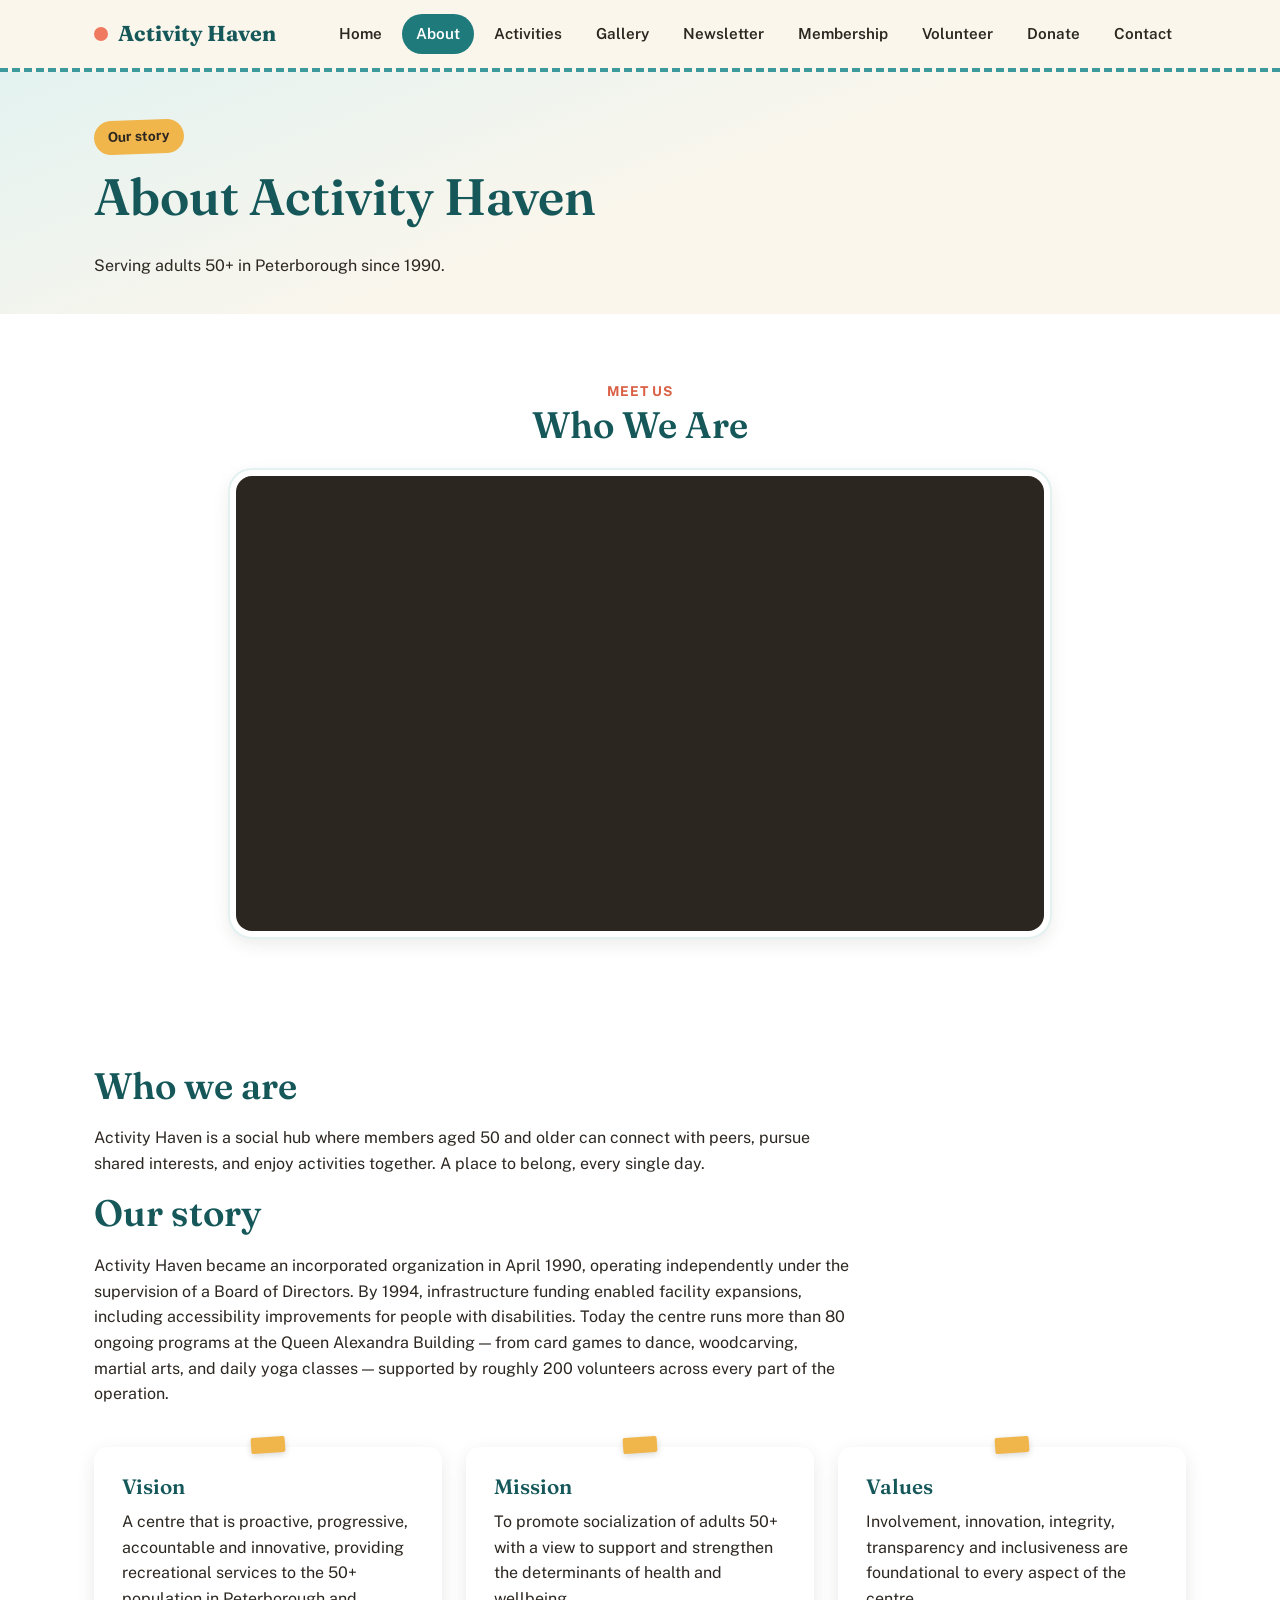
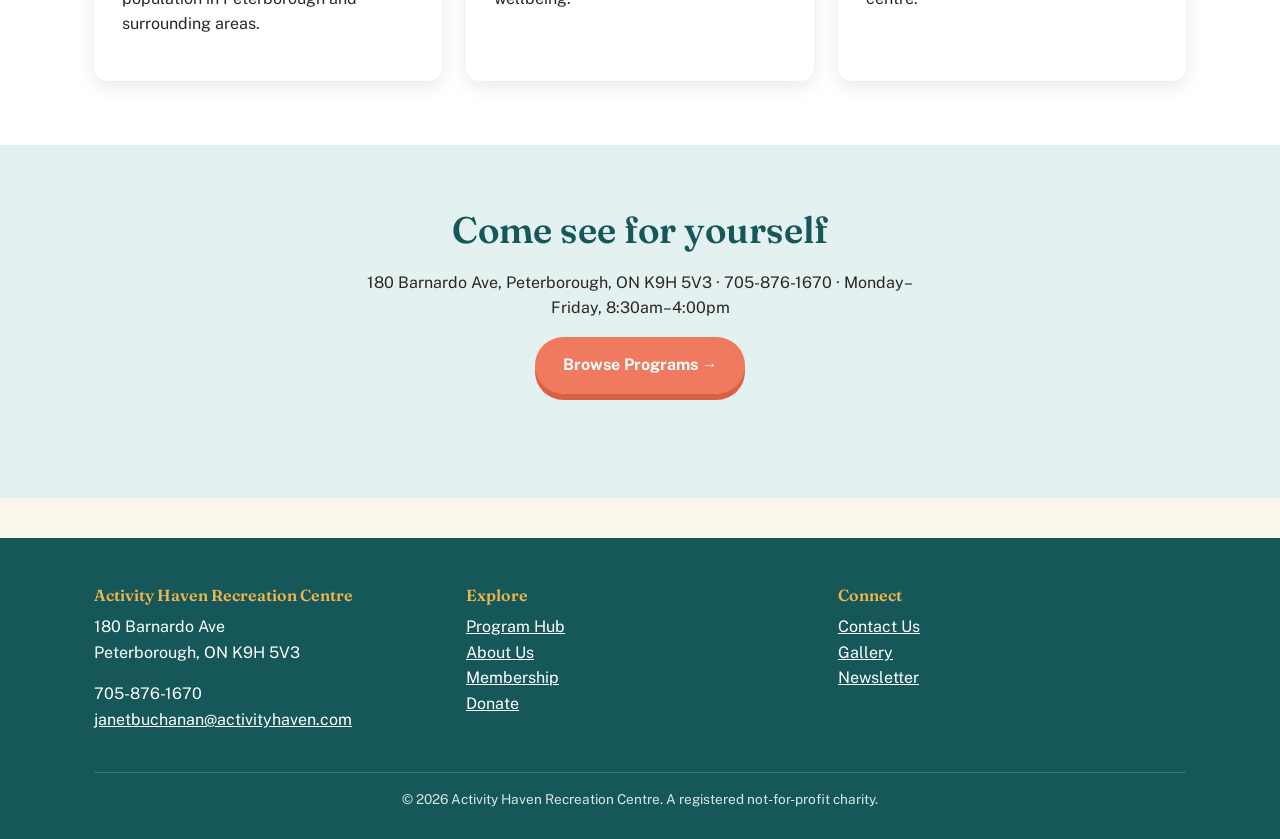
<file: about.html>
<!DOCTYPE html>
<html lang="en">
<head>
<meta charset="UTF-8">
<meta name="viewport" content="width=device-width, initial-scale=1.0">
<title>About Us — Activity Haven Recreation Centre</title>
<meta name="description" content="Activity Haven Recreation Centre has served adults 50+ in Peterborough since 1990. Read our story, vision, mission, and values.">
<link rel="preconnect" href="https://fonts.googleapis.com">
<link rel="preconnect" href="https://fonts.gstatic.com" crossorigin>
<link href="https://fonts.googleapis.com/css2?family=Fraunces:wght@500;600;700&family=Public+Sans:wght@400;600;700&display=swap" rel="stylesheet">
<link rel="stylesheet" href="/css/style.css">
</head>
<body>

<header class="site-header">
  <nav class="nav-bar">
    <a class="brand" href="/index.html"><span class="brand-dot"></span> Activity Haven</a>
    <button class="nav-toggle" aria-label="Toggle menu">&#9776; Menu</button>
    <ul class="nav-links">
      <li><a href="/index.html">Home</a></li>
      <li><a href="/about.html">About</a></li>
      <li><a href="/programs.html">Activities</a></li>
      <li><a href="/gallery.html">Gallery</a></li>
      <li><a href="/newsletter.html">Newsletter</a></li>
      <li><a href="/membership.html">Membership</a></li>
      <li><a href="/index.html#volunteer">Volunteer</a></li>
      <li><a href="/donate.html">Donate</a></li>
      <li><a href="/contact.html">Contact</a></li>
    </ul>
  </nav>
</header>

<section class="hero" style="padding-bottom:20px;">
  <div class="container">
    <span class="hero-eyebrow">Our story</span>
    <h1>About Activity Haven</h1>
    <p>Serving adults 50+ in Peterborough since 1990.</p>
  </div>
</section>

<section class="section section-alt" id="who-we-are">
  <div class="container">
    <div class="section-header" style="margin-bottom:24px;">
      <span class="kicker">Meet us</span>
      <h2>Who We Are</h2>
    </div>
    <div class="featured-video">
      <iframe data-who-we-are-video src="https://videopress.com/embed/HhgNgUG5" title="Who We Are — Activity Haven" frameborder="0" allowfullscreen loading="lazy"></iframe>
    </div>
    <script src="https://v0.wordpress.com/js/next/videopress-iframe.js"></script>
    <script>
      // If we arrived here via the homepage "Our Story" button (?play=1),
      // swap in an autoplay version of the embed and scroll it into view.
      (function () {
        if (new URLSearchParams(window.location.search).get("play") !== "1") return;
        var iframe = document.querySelector("[data-who-we-are-video]");
        if (!iframe) return;
        // Muted is required for browsers to allow autoplay without a direct
        // click on the video itself; viewers can unmute with the player's own controls.
        iframe.setAttribute("loading", "eager");
        iframe.src = "https://videopress.com/embed/HhgNgUG5?autoPlay=true&muted=true";
        iframe.closest("section").scrollIntoView({ behavior: "smooth", block: "start" });
      })();
    </script>
  </div>
</section>

<section class="section section-alt">
  <div class="container">
    <div class="section-header" style="text-align:left; max-width:760px; margin:0;">
      <h2>Who we are</h2>
      <p>Activity Haven is a social hub where members aged 50 and older can connect with peers, pursue shared interests, and enjoy activities together. A place to belong, every single day.</p>

      <h2>Our story</h2>
      <p>Activity Haven became an incorporated organization in April 1990, operating independently under the supervision of a Board of Directors. By 1994, infrastructure funding enabled facility expansions, including accessibility improvements for people with disabilities. Today the centre runs more than 80 ongoing programs at the Queen Alexandra Building — from card games to dance, woodcarving, martial arts, and daily yoga classes — supported by roughly 200 volunteers across every part of the operation.</p>
    </div>

    <div class="grid-3" style="margin-top:40px;">
      <div class="pin-card">
        <h3>Vision</h3>
        <p>A centre that is proactive, progressive, accountable and innovative, providing recreational services to the 50+ population in Peterborough and surrounding areas.</p>
      </div>
      <div class="pin-card">
        <h3>Mission</h3>
        <p>To promote socialization of adults 50+ with a view to support and strengthen the determinants of health and wellbeing.</p>
      </div>
      <div class="pin-card">
        <h3>Values</h3>
        <p>Involvement, innovation, integrity, transparency and inclusiveness are foundational to every aspect of the centre.</p>
      </div>
    </div>
  </div>
</section>

<section class="section section-teal">
  <div class="container section-header">
    <h2>Come see for yourself</h2>
    <p>180 Barnardo Ave, Peterborough, ON K9H 5V3 &middot; 705-876-1670 &middot; Monday–Friday, 8:30am–4:00pm</p>
    <a class="btn btn-primary" href="/programs.html">Browse Programs &rarr;</a>
  </div>
</section>

<footer class="site-footer">
  <div class="container">
    <div class="footer-grid">
      <div>
        <h4>Activity Haven Recreation Centre</h4>
        <p>180 Barnardo Ave<br>Peterborough, ON K9H 5V3</p>
        <p>705-876-1670<br><a href="mailto:janetbuchanan@activityhaven.com">janetbuchanan@activityhaven.com</a></p>
      </div>
      <div>
        <h4>Explore</h4>
        <p><a href="/programs.html">Program Hub</a><br>
        <a href="/about.html">About Us</a><br>
        <a href="/membership.html">Membership</a><br>
        <a href="/donate.html">Donate</a></p>
      </div>
      <div>
        <h4>Connect</h4>
        <p><a href="/contact.html">Contact Us</a><br>
        <a href="/gallery.html">Gallery</a><br>
        <a href="/newsletter.html">Newsletter</a></p>
      </div>
    </div>
    <div class="footer-bottom">&copy; 2026 Activity Haven Recreation Centre. A registered not-for-profit charity.</div>
  </div>
</footer>

<script src="/js/nav.js" defer></script>
</body>
</html>
</file>
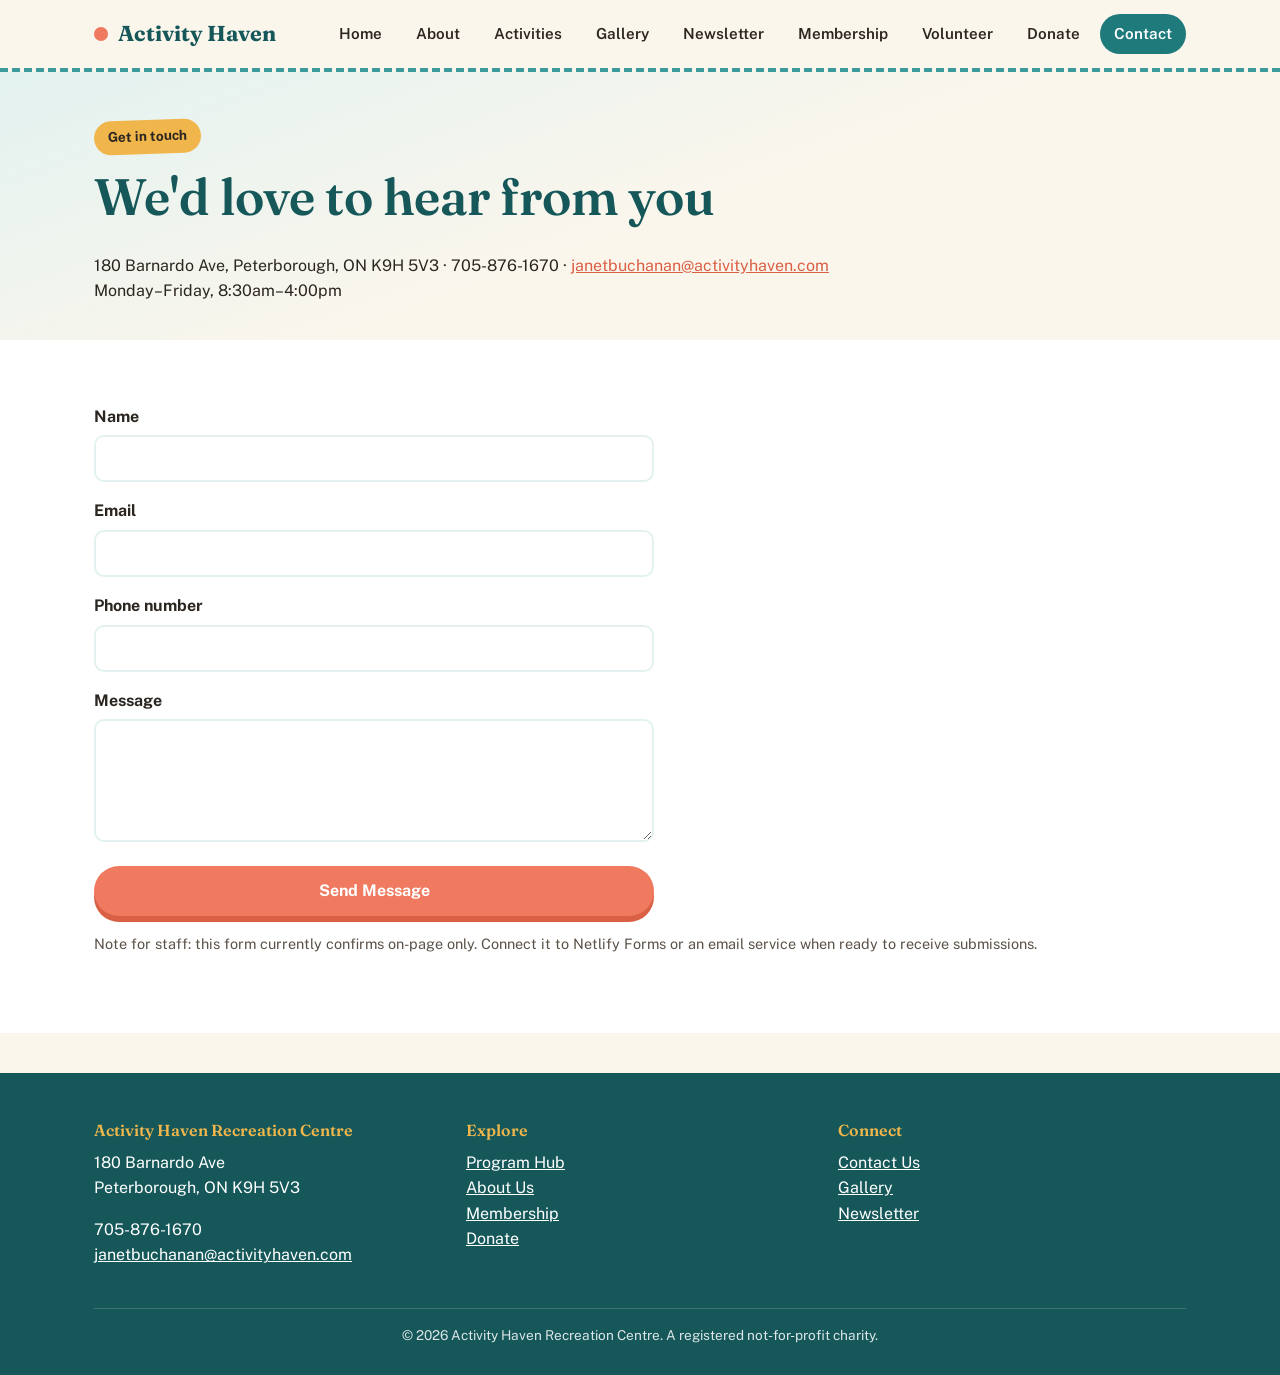
<file: contact.html>
<!DOCTYPE html>
<html lang="en">
<head>
<meta charset="UTF-8">
<meta name="viewport" content="width=device-width, initial-scale=1.0">
<title>Contact Us — Activity Haven Recreation Centre</title>
<meta name="description" content="Contact Activity Haven Recreation Centre in Peterborough, ON. 705-876-1670.">
<link rel="preconnect" href="https://fonts.googleapis.com">
<link rel="preconnect" href="https://fonts.gstatic.com" crossorigin>
<link href="https://fonts.googleapis.com/css2?family=Fraunces:wght@500;600;700&family=Public+Sans:wght@400;600;700&display=swap" rel="stylesheet">
<link rel="stylesheet" href="/css/style.css">
</head>
<body>

<header class="site-header">
  <nav class="nav-bar">
    <a class="brand" href="/index.html"><span class="brand-dot"></span> Activity Haven</a>
    <button class="nav-toggle" aria-label="Toggle menu">&#9776; Menu</button>
    <ul class="nav-links">
      <li><a href="/index.html">Home</a></li>
      <li><a href="/about.html">About</a></li>
      <li><a href="/programs.html">Activities</a></li>
      <li><a href="/gallery.html">Gallery</a></li>
      <li><a href="/newsletter.html">Newsletter</a></li>
      <li><a href="/membership.html">Membership</a></li>
      <li><a href="/index.html#volunteer">Volunteer</a></li>
      <li><a href="/donate.html">Donate</a></li>
      <li><a href="/contact.html">Contact</a></li>
    </ul>
  </nav>
</header>

<section class="hero" style="padding-bottom:20px;">
  <div class="container">
    <span class="hero-eyebrow">Get in touch</span>
    <h1>We'd love to hear from you</h1>
    <p>180 Barnardo Ave, Peterborough, ON K9H 5V3 &middot; 705-876-1670 &middot; <a href="mailto:janetbuchanan@activityhaven.com">janetbuchanan@activityhaven.com</a><br>Monday–Friday, 8:30am–4:00pm</p>
  </div>
</section>

<section class="section section-alt">
  <div class="container">
    <form class="form-grid" id="contact-form" onsubmit="event.preventDefault(); document.getElementById('contact-success').style.display='block'; this.reset();">
      <div>
        <label for="name">Name</label>
        <input id="name" name="name" type="text" required>
      </div>
      <div>
        <label for="email">Email</label>
        <input id="email" name="email" type="email" required>
      </div>
      <div>
        <label for="phone">Phone number</label>
        <input id="phone" name="phone" type="tel" required>
      </div>
      <div>
        <label for="message">Message</label>
        <textarea id="message" name="message" rows="5" required></textarea>
      </div>
      <button class="btn btn-primary" type="submit">Send Message</button>
      <p id="contact-success" style="display:none; color:var(--ah-teal-deep); font-weight:700;">Thank you for your response. &#10024;</p>
    </form>
    <p style="color:var(--ah-ink-soft); font-size:0.9rem; margin-top:16px;">Note for staff: this form currently confirms on-page only. Connect it to Netlify Forms or an email service when ready to receive submissions.</p>
  </div>
</section>

<footer class="site-footer">
  <div class="container">
    <div class="footer-grid">
      <div>
        <h4>Activity Haven Recreation Centre</h4>
        <p>180 Barnardo Ave<br>Peterborough, ON K9H 5V3</p>
        <p>705-876-1670<br><a href="mailto:janetbuchanan@activityhaven.com">janetbuchanan@activityhaven.com</a></p>
      </div>
      <div>
        <h4>Explore</h4>
        <p><a href="/programs.html">Program Hub</a><br>
        <a href="/about.html">About Us</a><br>
        <a href="/membership.html">Membership</a><br>
        <a href="/donate.html">Donate</a></p>
      </div>
      <div>
        <h4>Connect</h4>
        <p><a href="/contact.html">Contact Us</a><br>
        <a href="/gallery.html">Gallery</a><br>
        <a href="/newsletter.html">Newsletter</a></p>
      </div>
    </div>
    <div class="footer-bottom">&copy; 2026 Activity Haven Recreation Centre. A registered not-for-profit charity.</div>
  </div>
</footer>

<script src="/js/nav.js" defer></script>
</body>
</html>
</file>
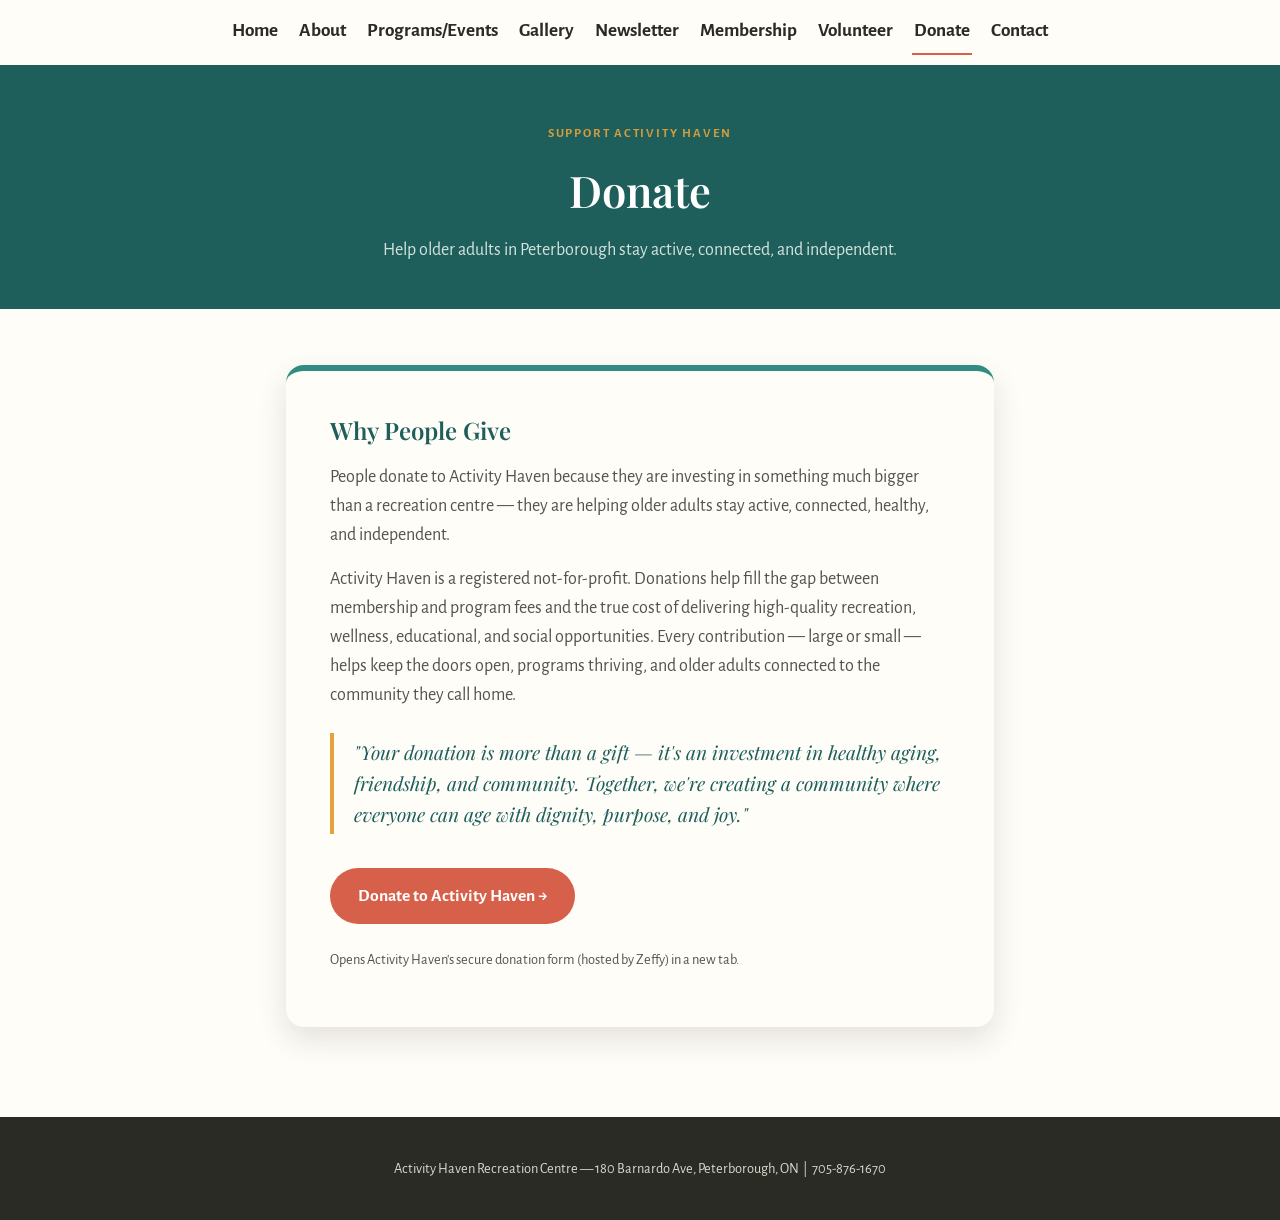
<file: donate.html>
<!DOCTYPE html>
<html lang="en">
<head>
<meta charset="UTF-8">
<meta name="viewport" content="width=device-width, initial-scale=1.0">
<title>Donate | Activity Haven Recreation Centre</title>
<meta name="description" content="Support Activity Haven Recreation Centre with a donation.">
<link rel="preconnect" href="https://fonts.googleapis.com">
<link href="https://fonts.googleapis.com/css2?family=Caveat:wght@600;700&family=Playfair+Display:ital,wght@0,400;0,500;0,600;0,700;1,400&family=Alegreya+Sans:wght@400;500;700;800&display=swap" rel="stylesheet">
<style>
:root {
  --teal-deep: #1E5F5B;
  --teal-mid: #2F8C82;
  --teal-pale: #E4EFEC;
  --cream: #FAF3E4;
  --paper: #FFFDF8;
  --coral: #D6604A;
  --coral-dark: #B84D39;
  --gold: #E3A23B;
  --charcoal: #2B2B26;
  --charcoal-soft: #55524A;
  --font-display: "Playfair Display", Georgia, serif;
  --font-body: "Alegreya Sans", -apple-system, sans-serif;
}
* { box-sizing: border-box; }
body { margin: 0; font-family: var(--font-body); color: var(--charcoal); background: var(--paper); font-size: 18px; line-height: 1.6; }
h1, h2, h3 { font-family: var(--font-display); margin: 0; }
a { color: inherit; text-decoration: none; }

.site-header { background: var(--paper); }
.main-nav-row { position: sticky; top: 0; z-index: 50; background: var(--paper); border-bottom: 3px solid var(--teal-deep); }
.header-inner { max-width: 1200px; margin: 0 auto; padding: 10px 96px; display: flex; align-items: center; gap: 28px; flex-wrap: wrap; row-gap: 6px; }
.main-nav { display: flex; gap: 17px; flex-wrap: wrap; row-gap: 4px; justify-content: center; width: 100%; }
.main-nav a { font-weight: 600; font-size: 1.2rem; color: var(--charcoal); padding: 6px 2px; border-bottom: 2px solid transparent; }
.main-nav a:hover, .main-nav a.is-current { border-color: var(--coral); }

.page-hero { background: var(--teal-deep); color: var(--teal-pale); padding: 56px 96px 44px; text-align: center; }
.page-hero .eyebrow { text-transform: uppercase; letter-spacing: 0.14em; font-size: 0.8rem; font-weight: 700; color: var(--gold); }
.page-hero h1 { color: white; font-size: clamp(1.9rem, 3.4vw, 2.8rem); font-weight: 600; margin: 12px 0 10px; }
.page-hero p { max-width: 640px; margin: 0 auto; opacity: 0.92; }

.content-wrap { max-width: 900px; margin: 0 auto; padding: 56px 96px 90px; }
.content-card {
  background: var(--paper);
  border-radius: 18px;
  box-shadow: 0 12px 30px rgba(30,26,20,0.12);
  padding: 40px 44px;
  border-top: 6px solid var(--teal-mid);
}
.content-card h2 { font-size: 1.5rem; color: var(--teal-deep); font-weight: 600; margin: 28px 0 14px; }
.content-card h2:first-child { margin-top: 0; }
.content-card p { color: var(--charcoal-soft); margin: 0 0 16px; }
.content-card ul { color: var(--charcoal-soft); padding-left: 22px; margin: 0 0 16px; }
.content-card li { margin-bottom: 8px; }
.content-card img.inline-photo { width: 100%; max-width: 340px; border-radius: 12px; display: block; margin: 0 auto 20px; box-shadow: 0 8px 20px rgba(30,26,20,0.15); }
.pull-quote {
  font-family: var(--font-display);
  font-style: italic;
  font-size: 1.2rem;
  color: var(--teal-deep);
  border-left: 4px solid var(--gold);
  padding: 4px 0 4px 20px;
  margin: 24px 0;
}
.btn-donate {
  display: inline-block;
  background: var(--coral);
  color: white;
  font-weight: 700;
  padding: 14px 28px;
  border-radius: 999px;
  font-size: 1.1rem;
  margin: 10px 0 24px;
}
.btn-donate:hover { background: var(--coral-dark); }
.info-grid { display: grid; grid-template-columns: 1fr 1fr; gap: 24px; margin-bottom: 8px; }
.info-grid div { background: var(--cream); border-radius: 12px; padding: 18px 20px; }
.info-grid span.label { display: block; font-size: 0.78rem; text-transform: uppercase; letter-spacing: 0.06em; color: var(--charcoal-soft); font-weight: 700; margin-bottom: 6px; }
.info-grid a { color: var(--teal-deep); font-weight: 700; }
.form-row { margin-bottom: 16px; }
.form-row label { display: block; font-weight: 700; font-size: 0.9rem; margin-bottom: 6px; }
.form-row input, .form-row textarea {
  width: 100%;
  font-family: var(--font-body);
  font-size: 1rem;
  padding: 12px 14px;
  border: 2px solid var(--teal-pale);
  border-radius: 10px;
  outline: none;
}
.form-row input:focus, .form-row textarea:focus { border-color: var(--teal-mid); }
.form-note { font-size: 0.9rem; color: var(--charcoal-soft); margin-top: 8px; }

footer.site-footer { background: var(--charcoal); color: #DCD8CC; padding: 40px 96px; text-align: center; font-size: 0.9rem; }
footer.site-footer a { color: var(--gold); }

@media (max-width: 900px) {
  .header-inner, .page-hero, .content-wrap, footer.site-footer { padding-left: 24px; padding-right: 24px; }
  .content-card { padding: 28px 26px; }
  .info-grid { grid-template-columns: 1fr; }
}
</style>
</head>
<body>

<header class="site-header">
  <nav class="main-nav-row">
    <div class="header-inner">
      <nav class="main-nav">
        <a href="index.html">Home</a>
        <a href="about.html">About</a>
        <a href="programs.html">Programs/Events</a>
        <a href="gallery.html">Gallery</a>
        <a href="newsletter.html">Newsletter</a>
        <a href="membership.html">Membership</a>
        <a href="#volunteer">Volunteer</a>
        <a href="donate.html" class="is-current">Donate</a>
        <a href="contact.html">Contact</a>
      </nav>
    </div>
  </nav>
</header>

<section class="page-hero">
  <p class="eyebrow">Support Activity Haven</p>
  <h1>Donate</h1>
  <p>Help older adults in Peterborough stay active, connected, and independent.</p>
</section>

<div class="content-wrap">
  <div class="content-card">

    <h2>Why People Give</h2>
    <p>People donate to Activity Haven because they are investing in something much bigger than a recreation centre — they are helping older adults stay active, connected, healthy, and independent.</p>
    <p>Activity Haven is a registered not-for-profit. Donations help fill the gap between membership and program fees and the true cost of delivering high-quality recreation, wellness, educational, and social opportunities. Every contribution — large or small — helps keep the doors open, programs thriving, and older adults connected to the community they call home.</p>
    <div class="pull-quote">"Your donation is more than a gift — it's an investment in healthy aging, friendship, and community. Together, we're creating a community where everyone can age with dignity, purpose, and joy."</div>
    <a href="https://www.zeffy.com/en-CA/donation-form/activity-haven-annual-appeal" target="_blank" rel="noopener" class="btn-donate">Donate to Activity Haven →</a>
    <p class="form-note">Opens Activity Haven's secure donation form (hosted by Zeffy) in a new tab.</p>

  </div>
</div>

<footer class="site-footer">
  Activity Haven Recreation Centre — 180 Barnardo Ave, Peterborough, ON &nbsp;|&nbsp; 705-876-1670
</footer>

</body>
</html>
</file>
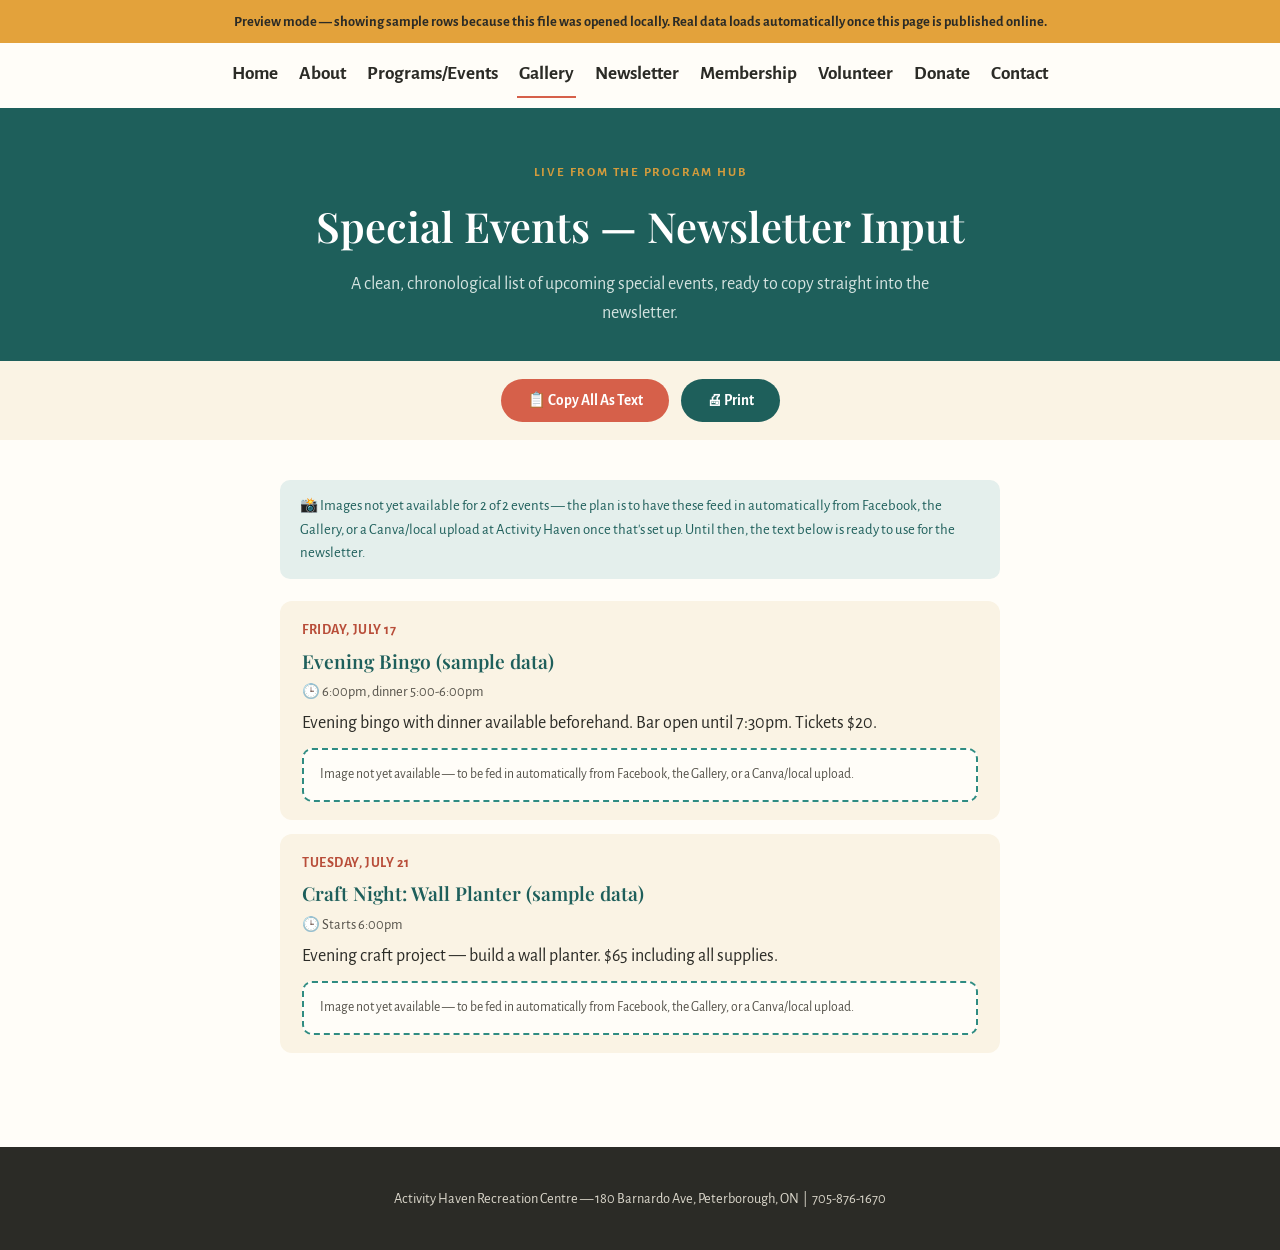
<file: events-poster.html>
<!DOCTYPE html>
<html lang="en">
<head>
<meta charset="UTF-8">
<meta name="viewport" content="width=device-width, initial-scale=1.0">
<title>Special Events (Live) | Activity Haven Recreation Centre</title>
<meta name="description" content="Auto-generated special events list, pulled live from the Program Hub spreadsheet — ready to paste into the newsletter.">
<link rel="preconnect" href="https://fonts.googleapis.com">
<link href="https://fonts.googleapis.com/css2?family=Caveat:wght@600;700&family=Playfair+Display:ital,wght@0,400;0,500;0,600;0,700;1,400&family=Alegreya+Sans:wght@400;500;700;800&display=swap" rel="stylesheet">
<style>
:root {
  --teal-deep: #1E5F5B; --teal-mid: #2F8C82; --teal-pale: #E4EFEC;
  --cream: #FAF3E4; --paper: #FFFDF8; --coral: #D6604A; --coral-dark: #B84D39;
  --gold: #E3A23B; --charcoal: #2B2B26; --charcoal-soft: #55524A;
  --font-display: "Playfair Display", Georgia, serif; --font-body: "Alegreya Sans", -apple-system, sans-serif;
}
* { box-sizing: border-box; }
body { margin: 0; font-family: var(--font-body); color: var(--charcoal); background: var(--paper); font-size: 18px; line-height: 1.6; }
h1, h2, h3 { font-family: var(--font-display); margin: 0; }
a { color: inherit; text-decoration: none; }

.site-header { background: var(--paper); }
.main-nav-row { position: sticky; top: 0; z-index: 50; background: var(--paper); border-bottom: 3px solid var(--teal-deep); }
.header-inner { max-width: 1200px; margin: 0 auto; padding: 10px 96px; display: flex; align-items: center; gap: 28px; flex-wrap: wrap; row-gap: 6px; }
.main-nav { display: flex; gap: 17px; flex-wrap: wrap; row-gap: 4px; justify-content: center; width: 100%; }
.main-nav a { font-weight: 600; font-size: 1.2rem; color: var(--charcoal); padding: 6px 2px; border-bottom: 2px solid transparent; }
.main-nav a:hover, .main-nav a.is-current { border-color: var(--coral); }

.page-hero { background: var(--teal-deep); color: var(--teal-pale); padding: 44px 96px 34px; text-align: center; }
.page-hero .eyebrow { text-transform: uppercase; letter-spacing: 0.14em; font-size: 0.8rem; font-weight: 700; color: var(--gold); }
.page-hero h1 { color: white; font-size: clamp(1.9rem, 3.4vw, 2.6rem); font-weight: 600; margin: 10px 0; }
.page-hero p { max-width: 640px; margin: 8px auto 0; opacity: 0.92; }
.action-bar { text-align: center; padding: 18px 24px; background: var(--cream); display: flex; gap: 12px; justify-content: center; flex-wrap: wrap; }
.btn-action {
  display: inline-flex; align-items: center; gap: 8px; padding: 12px 26px; border-radius: 999px;
  font-weight: 700; font-size: 0.95rem; border: none; cursor: pointer; font-family: var(--font-body);
  background: var(--coral); color: white;
}
.btn-action:hover { background: var(--coral-dark); }
.btn-action.secondary { background: var(--teal-deep); }
.btn-action.secondary:hover { background: var(--teal-mid); }

.list-wrap { max-width: 800px; margin: 0 auto; padding: 40px 40px 80px; }
.state-msg { text-align: center; color: var(--charcoal-soft); padding: 60px 20px; font-size: 1.1rem; }

.top-note { background: var(--teal-pale); color: var(--teal-deep); border-radius: 10px; padding: 14px 20px; margin-bottom: 22px; font-size: 0.92rem; }

.event-row { background: var(--cream); border-radius: 12px; padding: 18px 22px; margin-bottom: 14px; break-inside: avoid; }
.event-row .date { color: var(--coral-dark); font-weight: 700; font-size: 0.88rem; text-transform: uppercase; letter-spacing: 0.04em; margin-bottom: 4px; }
.event-row .name { font-family: var(--font-display); font-size: 1.2rem; font-weight: 600; color: var(--teal-deep); margin-bottom: 4px; }
.event-row .time { color: var(--charcoal-soft); font-size: 0.9rem; margin-bottom: 6px; }
.event-row .desc { color: var(--charcoal); margin-bottom: 10px; }
.event-row img.event-photo { width: 100%; max-width: 320px; border-radius: 10px; display: block; margin-top: 8px; }
.event-photo-placeholder {
  border: 2px dashed var(--teal-mid); border-radius: 10px; padding: 14px 16px; margin-top: 8px;
  font-size: 0.85rem; color: var(--charcoal-soft); background: var(--paper);
}

footer.site-footer { background: var(--charcoal); color: #DCD8CC; padding: 40px 96px; text-align: center; font-size: 0.9rem; }
footer.site-footer a { color: var(--gold); }

@media print {
  @page { size: portrait; margin: 0.4in; }
  .site-header, .action-bar, footer.site-footer { display: none !important; }
  .page-hero { background: none !important; color: var(--charcoal) !important; padding: 0 0 20px; }
  .page-hero h1 { color: var(--charcoal) !important; }
  .list-wrap { padding: 0; }
  .event-row { margin-bottom: 0.125in; padding: 0.1in 0.15in; }
}
@media (max-width: 900px) {
  .header-inner, .page-hero, .list-wrap, footer.site-footer { padding-left: 24px; padding-right: 24px; }
}
</style>
</head>
<body>

<header class="site-header">
  <nav class="main-nav-row">
    <div class="header-inner">
      <nav class="main-nav">
        <a href="index.html">Home</a>
        <a href="about.html">About</a>
        <a href="programs.html">Programs/Events</a>
        <a href="gallery.html" class="is-current">Gallery</a>
        <a href="newsletter.html">Newsletter</a>
        <a href="membership.html">Membership</a>
        <a href="index.html#volunteer">Volunteer</a>
        <a href="donate.html">Donate</a>
        <a href="contact.html">Contact</a>
      </nav>
    </div>
  </nav>
</header>

<section class="page-hero">
  <p class="eyebrow">Live from the Program Hub</p>
  <h1>Special Events — Newsletter Input</h1>
  <p>A clean, chronological list of upcoming special events, ready to copy straight into the newsletter.</p>
</section>

<div class="action-bar">
  <button class="btn-action" id="copyBtn">📋 Copy All As Text</button>
  <button class="btn-action secondary" onclick="window.print()">🖨 Print</button>
</div>

<div class="list-wrap">
  <p class="state-msg" id="stateMsg">Loading the live schedule…</p>
  <div id="listBody"></div>
</div>

<footer class="site-footer">
  Activity Haven Recreation Centre — 180 Barnardo Ave, Peterborough, ON &nbsp;|&nbsp; 705-876-1670
</footer>

<script>
(function () {
  const SHEET_ID = '1tvGtCqroniAThEteWph0f4Bg1f_aiV0JqQU3M4ZTcOk';
  const GVIZ_URL = `https://docs.google.com/spreadsheets/d/${SHEET_ID}/gviz/tq?tqx=out:json`;
  const TARGET_TYPE = 'Special Event';

  const stateMsg = document.getElementById('stateMsg');
  const listBody = document.getElementById('listBody');
  const copyBtn = document.getElementById('copyBtn');
  let plainTextVersion = '';

  function extractJson(text) {
    const start = text.indexOf('{');
    const end = text.lastIndexOf('}');
    return JSON.parse(text.substring(start, end + 1));
  }
  function cellText(row, i) {
    const c = row.c[i];
    return c && c.v != null ? String(c.v).trim() : '';
  }
  function escapeHtml(str) {
    const div = document.createElement('div');
    div.textContent = str;
    return div.innerHTML;
  }
  function sortableDate(dayStr) {
    // Try to parse a real date out of strings like "Monday, July 13"; fall back to end of list.
    const cleaned = dayStr.replace(/^[A-Za-z]+,\s*/, '');
    const guess = new Date(cleaned + ' 2026');
    return isNaN(guess.getTime()) ? new Date(8640000000000000) : guess;
  }

  const SAMPLE_EVENTS = [
    { day: 'Friday, July 17', program: 'Evening Bingo (sample data)', time: '6:00pm, dinner 5:00-6:00pm', description: 'Evening bingo with dinner available beforehand. Bar open until 7:30pm. Tickets $20.' },
    { day: 'Tuesday, July 21', program: 'Craft Night: Wall Planter (sample data)', time: 'Starts 6:00pm', description: 'Evening craft project — build a wall planter. $65 including all supplies.' }
  ];

  function showPreviewBanner() {
    const b = document.createElement('div');
    b.style.cssText = 'background:var(--gold);color:var(--charcoal);text-align:center;padding:10px 20px;font-weight:700;font-size:0.9rem;';
    b.textContent = "Preview mode — showing sample rows because this file was opened locally. Real data loads automatically once this page is published online.";
    document.body.insertBefore(b, document.body.firstChild);
  }

  async function load() {
    let events;
    try {
      const res = await fetch(GVIZ_URL);
      if (!res.ok) throw new Error('Network response was not ok');
      const text = await res.text();
      const json = extractJson(text);
      const rows = json.table.rows;

      events = rows
        .map(r => ({
          day: cellText(r, 0), program: cellText(r, 1), time: cellText(r, 2),
          type: cellText(r, 4) || 'Drop-in', status: cellText(r, 5), image: cellText(r, 6), description: cellText(r, 9)
        }))
        .filter(p => p.day && p.program)
        .filter(p => !p.status)
        .filter(p => p.type === TARGET_TYPE);
    } catch (err) {
      events = SAMPLE_EVENTS;
      showPreviewBanner();
    }

    try {
      events.sort((a, b) => sortableDate(a.day) - sortableDate(b.day));

      if (events.length === 0) {
        stateMsg.textContent = 'No special events found in the Program Hub right now.';
        return;
      }

      stateMsg.style.display = 'none';
      const missingCount = events.filter(e => !e.image).length;
      let html = '';
      if (missingCount > 0) {
        html += `<div class="top-note">📸 Images not yet available for ${missingCount} of ${events.length} event${events.length === 1 ? '' : 's'} — the plan is to have these feed in automatically from Facebook, the Gallery, or a Canva/local upload at Activity Haven once that's set up. Until then, the text below is ready to use for the newsletter.</div>`;
      }
      let text_out = 'ACTIVITY HAVEN — UPCOMING SPECIAL EVENTS\n\n';
      events.forEach(e => {
        const photoBlock = e.image
          ? `<img class="event-photo" src="${escapeHtml(e.image)}" alt="${escapeHtml(e.program)}">`
          : `<div class="event-photo-placeholder">Image not yet available — to be fed in automatically from Facebook, the Gallery, or a Canva/local upload.</div>`;
        html += `<div class="event-row">
          <div class="date">${escapeHtml(e.day)}</div>
          <div class="name">${escapeHtml(e.program)}</div>
          <div class="time">🕒 ${escapeHtml(e.time)}</div>
          <div class="desc">${escapeHtml(e.description)}</div>
          ${photoBlock}
        </div>`;
        text_out += `${e.day} — ${e.program}\n${e.time}\n${e.description}\n\n`;
      });
      listBody.innerHTML = html;
      plainTextVersion = text_out;
    } catch (err) {
      stateMsg.textContent = "Couldn't load the live schedule right now. Please refresh, or check back shortly.";
      console.error(err);
    }
  }

  copyBtn.addEventListener('click', async () => {
    if (!plainTextVersion) return;
    try {
      await navigator.clipboard.writeText(plainTextVersion);
      copyBtn.textContent = '✓ Copied!';
      setTimeout(() => { copyBtn.textContent = '📋 Copy All As Text'; }, 2000);
    } catch (err) {
      alert('Could not copy automatically — please select the text on the page and copy manually.');
    }
  });

  load();
})();
</script>

</body>
</html>
</file>
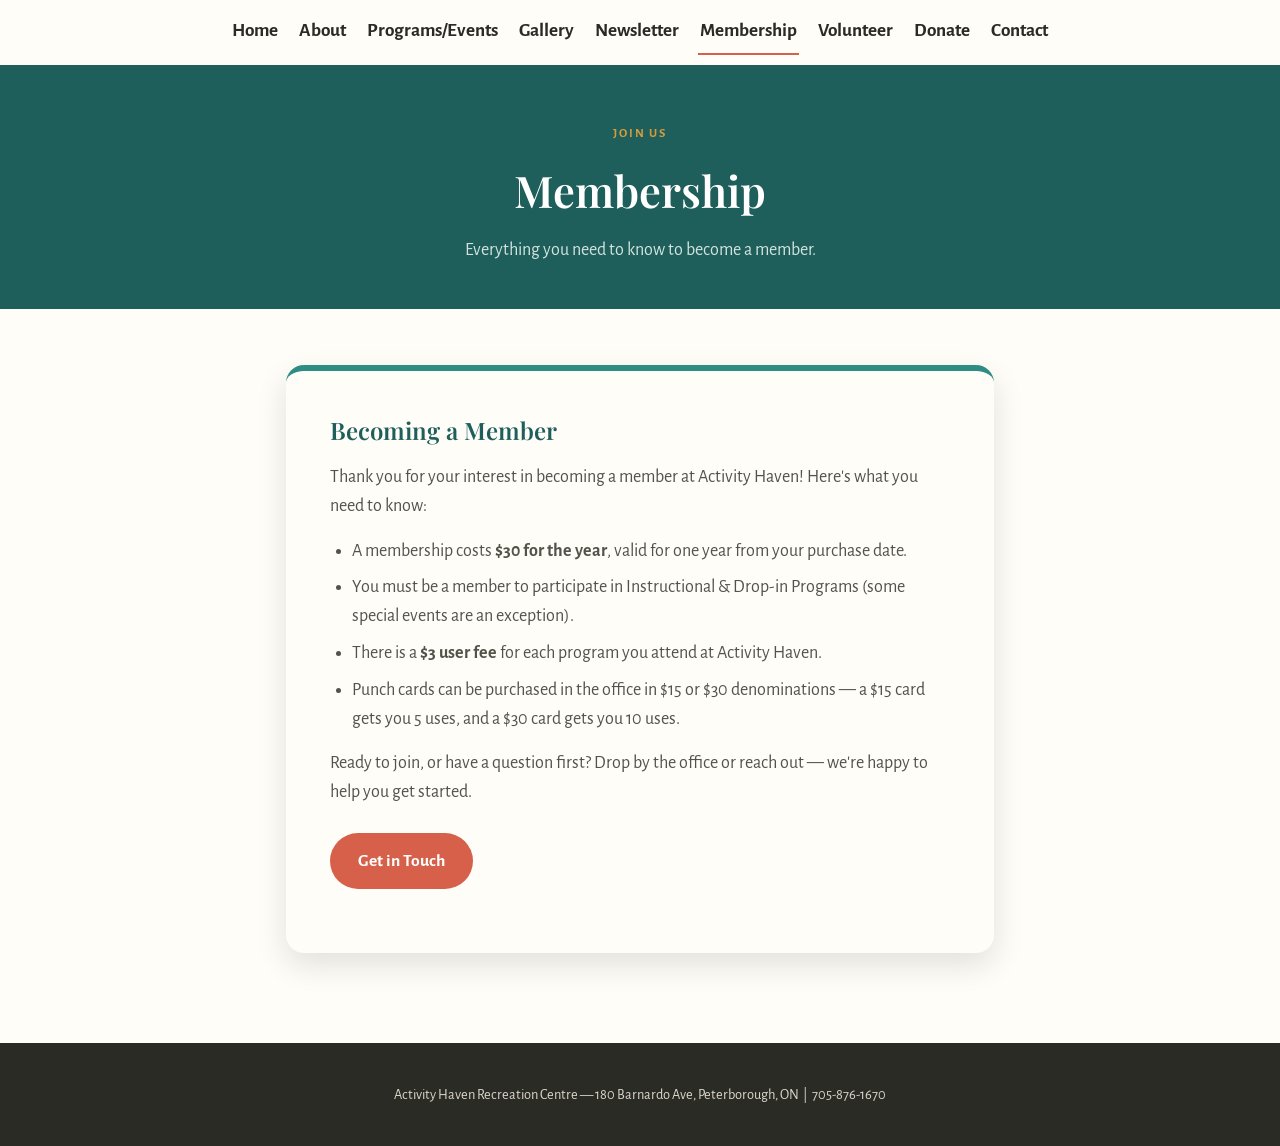
<file: membership.html>
<!DOCTYPE html>
<html lang="en">
<head>
<meta charset="UTF-8">
<meta name="viewport" content="width=device-width, initial-scale=1.0">
<title>Membership | Activity Haven Recreation Centre</title>
<meta name="description" content="Membership costs, fees, and how to join Activity Haven Recreation Centre.">
<link rel="preconnect" href="https://fonts.googleapis.com">
<link href="https://fonts.googleapis.com/css2?family=Caveat:wght@600;700&family=Playfair+Display:ital,wght@0,400;0,500;0,600;0,700;1,400&family=Alegreya+Sans:wght@400;500;700;800&display=swap" rel="stylesheet">
<style>
:root {
  --teal-deep: #1E5F5B;
  --teal-mid: #2F8C82;
  --teal-pale: #E4EFEC;
  --cream: #FAF3E4;
  --paper: #FFFDF8;
  --coral: #D6604A;
  --coral-dark: #B84D39;
  --gold: #E3A23B;
  --charcoal: #2B2B26;
  --charcoal-soft: #55524A;
  --font-display: "Playfair Display", Georgia, serif;
  --font-body: "Alegreya Sans", -apple-system, sans-serif;
}
* { box-sizing: border-box; }
body { margin: 0; font-family: var(--font-body); color: var(--charcoal); background: var(--paper); font-size: 18px; line-height: 1.6; }
h1, h2, h3 { font-family: var(--font-display); margin: 0; }
a { color: inherit; text-decoration: none; }

.site-header { background: var(--paper); }
.main-nav-row { position: sticky; top: 0; z-index: 50; background: var(--paper); border-bottom: 3px solid var(--teal-deep); }
.header-inner { max-width: 1200px; margin: 0 auto; padding: 10px 96px; display: flex; align-items: center; gap: 28px; flex-wrap: wrap; row-gap: 6px; }
.main-nav { display: flex; gap: 17px; flex-wrap: wrap; row-gap: 4px; justify-content: center; width: 100%; }
.main-nav a { font-weight: 600; font-size: 1.2rem; color: var(--charcoal); padding: 6px 2px; border-bottom: 2px solid transparent; }
.main-nav a:hover, .main-nav a.is-current { border-color: var(--coral); }

.page-hero { background: var(--teal-deep); color: var(--teal-pale); padding: 56px 96px 44px; text-align: center; }
.page-hero .eyebrow { text-transform: uppercase; letter-spacing: 0.14em; font-size: 0.8rem; font-weight: 700; color: var(--gold); }
.page-hero h1 { color: white; font-size: clamp(1.9rem, 3.4vw, 2.8rem); font-weight: 600; margin: 12px 0 10px; }
.page-hero p { max-width: 640px; margin: 0 auto; opacity: 0.92; }

.content-wrap { max-width: 900px; margin: 0 auto; padding: 56px 96px 90px; }
.content-card {
  background: var(--paper);
  border-radius: 18px;
  box-shadow: 0 12px 30px rgba(30,26,20,0.12);
  padding: 40px 44px;
  border-top: 6px solid var(--teal-mid);
}
.content-card h2 { font-size: 1.5rem; color: var(--teal-deep); font-weight: 600; margin: 28px 0 14px; }
.content-card h2:first-child { margin-top: 0; }
.content-card p { color: var(--charcoal-soft); margin: 0 0 16px; }
.content-card ul { color: var(--charcoal-soft); padding-left: 22px; margin: 0 0 16px; }
.content-card li { margin-bottom: 8px; }
.content-card img.inline-photo { width: 100%; max-width: 340px; border-radius: 12px; display: block; margin: 0 auto 20px; box-shadow: 0 8px 20px rgba(30,26,20,0.15); }
.pull-quote {
  font-family: var(--font-display);
  font-style: italic;
  font-size: 1.2rem;
  color: var(--teal-deep);
  border-left: 4px solid var(--gold);
  padding: 4px 0 4px 20px;
  margin: 24px 0;
}
.btn-donate {
  display: inline-block;
  background: var(--coral);
  color: white;
  font-weight: 700;
  padding: 14px 28px;
  border-radius: 999px;
  font-size: 1.1rem;
  margin: 10px 0 24px;
}
.btn-donate:hover { background: var(--coral-dark); }
.info-grid { display: grid; grid-template-columns: 1fr 1fr; gap: 24px; margin-bottom: 8px; }
.info-grid div { background: var(--cream); border-radius: 12px; padding: 18px 20px; }
.info-grid span.label { display: block; font-size: 0.78rem; text-transform: uppercase; letter-spacing: 0.06em; color: var(--charcoal-soft); font-weight: 700; margin-bottom: 6px; }
.info-grid a { color: var(--teal-deep); font-weight: 700; }
.form-row { margin-bottom: 16px; }
.form-row label { display: block; font-weight: 700; font-size: 0.9rem; margin-bottom: 6px; }
.form-row input, .form-row textarea {
  width: 100%;
  font-family: var(--font-body);
  font-size: 1rem;
  padding: 12px 14px;
  border: 2px solid var(--teal-pale);
  border-radius: 10px;
  outline: none;
}
.form-row input:focus, .form-row textarea:focus { border-color: var(--teal-mid); }
.form-note { font-size: 0.9rem; color: var(--charcoal-soft); margin-top: 8px; }

footer.site-footer { background: var(--charcoal); color: #DCD8CC; padding: 40px 96px; text-align: center; font-size: 0.9rem; }
footer.site-footer a { color: var(--gold); }

@media (max-width: 900px) {
  .header-inner, .page-hero, .content-wrap, footer.site-footer { padding-left: 24px; padding-right: 24px; }
  .content-card { padding: 28px 26px; }
  .info-grid { grid-template-columns: 1fr; }
}
</style>
</head>
<body>

<header class="site-header">
  <nav class="main-nav-row">
    <div class="header-inner">
      <nav class="main-nav">
        <a href="index.html">Home</a>
        <a href="about.html">About</a>
        <a href="programs.html">Programs/Events</a>
        <a href="gallery.html">Gallery</a>
        <a href="newsletter.html">Newsletter</a>
        <a href="membership.html" class="is-current">Membership</a>
        <a href="#volunteer">Volunteer</a>
        <a href="donate.html">Donate</a>
        <a href="contact.html">Contact</a>
      </nav>
    </div>
  </nav>
</header>

<section class="page-hero">
  <p class="eyebrow">Join us</p>
  <h1>Membership</h1>
  <p>Everything you need to know to become a member.</p>
</section>

<div class="content-wrap">
  <div class="content-card">

    <h2>Becoming a Member</h2>
    <p>Thank you for your interest in becoming a member at Activity Haven! Here's what you need to know:</p>
    <ul>
      <li>A membership costs <strong>$30 for the year</strong>, valid for one year from your purchase date.</li>
      <li>You must be a member to participate in Instructional &amp; Drop-in Programs (some special events are an exception).</li>
      <li>There is a <strong>$3 user fee</strong> for each program you attend at Activity Haven.</li>
      <li>Punch cards can be purchased in the office in $15 or $30 denominations — a $15 card gets you 5 uses, and a $30 card gets you 10 uses.</li>
    </ul>
    <p>Ready to join, or have a question first? Drop by the office or reach out — we're happy to help you get started.</p>
    <a href="contact.html" class="btn-donate">Get in Touch</a>

  </div>
</div>

<footer class="site-footer">
  Activity Haven Recreation Centre — 180 Barnardo Ave, Peterborough, ON &nbsp;|&nbsp; 705-876-1670
</footer>

</body>
</html>
</file>
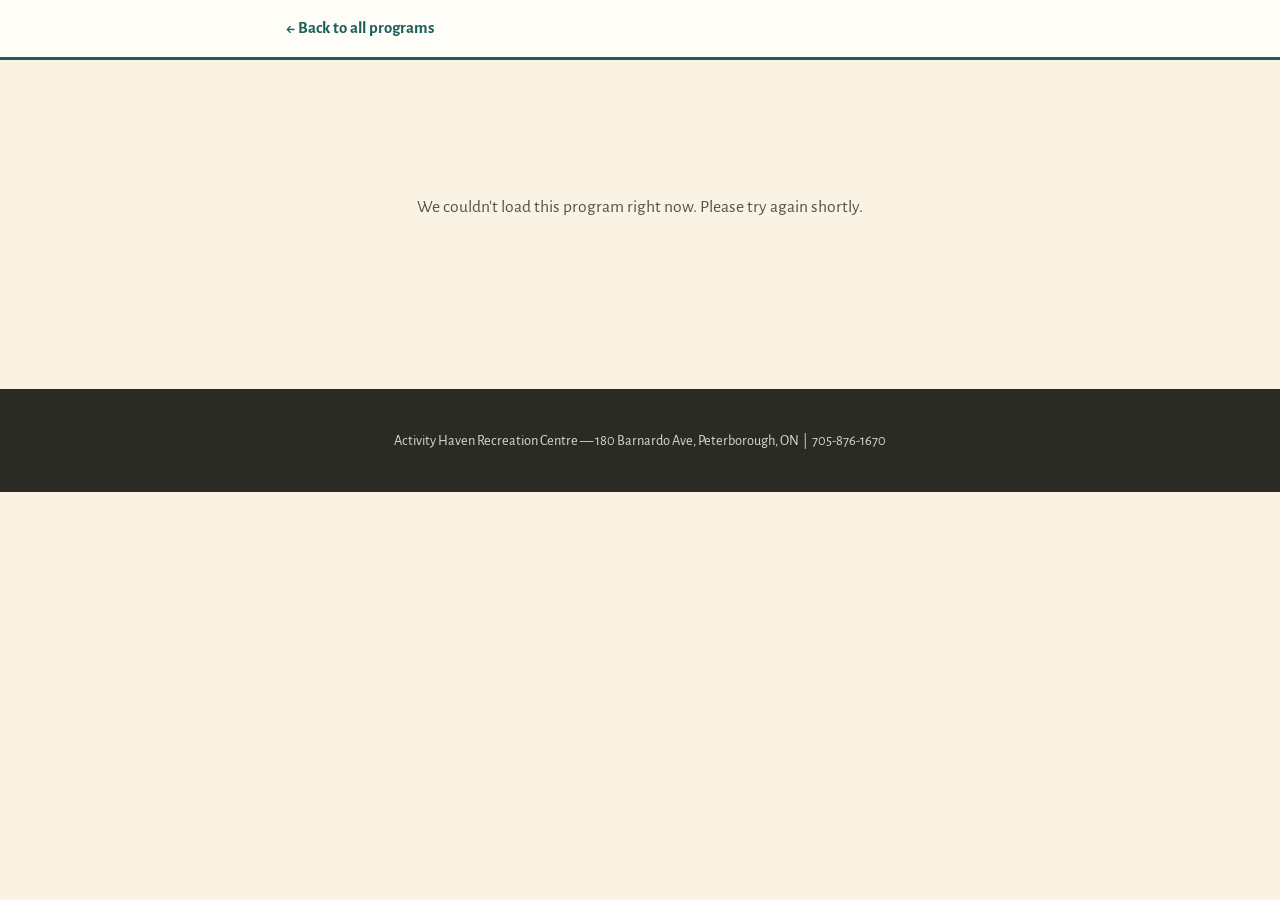
<file: program.html>
<!DOCTYPE html>
<html lang="en">
<head>
<meta charset="UTF-8">
<meta name="viewport" content="width=device-width, initial-scale=1.0">
<title id="pageTitle">Program Details | Activity Haven Recreation Centre</title>
<meta name="description" id="pageDesc" content="Program details from Activity Haven Recreation Centre in Peterborough.">
<link rel="preconnect" href="https://fonts.googleapis.com">
<link href="https://fonts.googleapis.com/css2?family=Caveat:wght@600;700&family=Playfair+Display:ital,wght@0,400;0,500;0,600;0,700;1,400&family=Alegreya+Sans:wght@400;500;700;800&display=swap" rel="stylesheet">
<style>
:root {
  --teal-deep: #1E5F5B;
  --teal-mid: #2F8C82;
  --teal-pale: #E4EFEC;
  --cream: #FAF3E4;
  --paper: #FFFDF8;
  --coral: #D6604A;
  --coral-dark: #B84D39;
  --gold: #E3A23B;
  --charcoal: #2B2B26;
  --charcoal-soft: #55524A;
  --font-display: "Playfair Display", Georgia, serif;
  --font-body: "Alegreya Sans", -apple-system, sans-serif;
}
* { box-sizing: border-box; }
body { margin: 0; font-family: var(--font-body); color: var(--charcoal); background: var(--cream); font-size: 18px; line-height: 1.6; }
h1, h2, h3 { font-family: var(--font-display); margin: 0; }
a { color: inherit; text-decoration: none; }

.site-header { background: var(--paper); border-bottom: 3px solid var(--teal-deep); }
.header-inner { max-width: 900px; margin: 0 auto; padding: 14px 96px; }
.back-link { font-weight: 700; color: var(--teal-deep); font-size: 1.05rem; }
.back-link:hover { color: var(--coral); }

.detail-wrap { max-width: 760px; margin: 0 auto; padding: 56px 96px 90px; }
.detail-card {
  background: var(--paper);
  border-radius: 18px;
  box-shadow: 0 12px 30px rgba(30,26,20,0.12);
  padding: 40px 44px;
  border-top: 6px solid var(--teal-mid);
}
.detail-card[data-type="Instructional"] { border-top-color: var(--coral); }
.detail-card[data-type="Special Event"] { border-top-color: var(--gold); }
.type-badge {
  display: inline-block;
  font-size: 0.78rem;
  font-weight: 700;
  text-transform: uppercase;
  letter-spacing: 0.06em;
  background: var(--teal-pale);
  color: var(--teal-deep);
  padding: 5px 12px;
  border-radius: 999px;
  margin-bottom: 16px;
}
.detail-card[data-type="Instructional"] .type-badge { background: #F3E4E0; color: var(--coral-dark); }
.detail-card[data-type="Special Event"] .type-badge { background: #FBEBC9; color: #8A5A12; }
.status-badge {
  display: inline-block;
  font-size: 0.78rem;
  font-weight: 700;
  text-transform: uppercase;
  letter-spacing: 0.06em;
  padding: 5px 12px;
  border-radius: 999px;
  margin-bottom: 16px;
  margin-left: 8px;
}
.status-badge[data-status="paused"] { background: #FBEBC9; color: #8A5A12; }
.status-badge[data-status="rescheduled"] { background: #FBEBC9; color: #8A5A12; }
.status-badge[data-status="cancelled"] { background: #F3E4E0; color: var(--coral-dark); }
.status-badge[data-status="ended"] { background: #ECE9E1; color: var(--charcoal-soft); }
.detail-image-wrap {
  position: relative;
  width: 100%;
  height: 340px;
  border-radius: 12px;
  overflow: hidden;
  margin-bottom: 24px;
  background: var(--teal-pale);
}
.detail-image-skeleton {
  position: absolute;
  inset: 0;
  background: linear-gradient(100deg, var(--teal-pale) 30%, #ffffff 50%, var(--teal-pale) 70%);
  background-size: 300% 100%;
  animation: shimmer 1.4s ease-in-out infinite;
}
@keyframes shimmer {
  0% { background-position: 120% 0; }
  100% { background-position: -20% 0; }
}
.detail-image {
  position: relative;
  width: 100%;
  height: 100%;
  object-fit: cover;
  display: block;
  opacity: 0;
  transition: opacity 0.3s ease;
}
.detail-image.is-loaded { opacity: 1; }
.detail-video-wrap {
  position: relative;
  width: 100%;
  aspect-ratio: 16/9;
  border-radius: 12px;
  overflow: hidden;
  margin-bottom: 24px;
  background: var(--charcoal);
}
.detail-video { position: absolute; inset: 0; width: 100%; height: 100%; border: 0; }
.detail-video-native { position: absolute; inset: 0; width: 100%; height: 100%; object-fit: contain; background: var(--charcoal); }
@media (prefers-reduced-motion: reduce) {
  .detail-image-skeleton { animation: none; }
}
.detail-card h1 { font-size: clamp(1.6rem, 3vw, 2.2rem); color: var(--teal-deep); font-weight: 600; margin-bottom: 18px; line-height: 1.2; }
.detail-meta { display: flex; gap: 24px; flex-wrap: wrap; margin-bottom: 26px; }
.detail-meta div { font-size: 1rem; }
.detail-meta span.label { display: block; font-size: 0.78rem; text-transform: uppercase; letter-spacing: 0.06em; color: var(--charcoal-soft); font-weight: 700; margin-bottom: 3px; }
.detail-desc { font-size: 1.08rem; color: var(--charcoal-soft); border-top: 1px solid var(--teal-pale); padding-top: 22px; }
.notice-box {
  display: flex;
  gap: 12px;
  align-items: flex-start;
  background: #FBEBC9;
  color: #6B4A0E;
  border: 1px solid #EFCE86;
  border-radius: 10px;
  padding: 14px 16px;
  margin-bottom: 22px;
  font-size: 0.98rem;
  line-height: 1.5;
}
.notice-box .notice-icon { flex-shrink: 0; font-size: 1.15rem; line-height: 1.4; }
.notice-box strong { display: block; font-size: 0.72rem; text-transform: uppercase; letter-spacing: 0.06em; margin-bottom: 2px; color: #8A5A12; }
.state-msg { text-align: center; padding: 60px 24px; color: var(--charcoal-soft); font-size: 1.1rem; }

footer.site-footer { background: var(--charcoal); color: #DCD8CC; padding: 40px 96px; text-align: center; font-size: 0.9rem; }

@media (max-width: 900px) {
  .header-inner, .detail-wrap, footer.site-footer { padding-left: 24px; padding-right: 24px; }
  .detail-card { padding: 28px 26px; }
}
</style>
</head>
<body>

<header class="site-header">
  <div class="header-inner">
    <a href="programs.html" class="back-link">← Back to all programs</a>
  </div>
</header>

<div class="detail-wrap" id="detailWrap">
  <p class="state-msg">Loading program details…</p>
</div>

<footer class="site-footer">
  Activity Haven Recreation Centre — 180 Barnardo Ave, Peterborough, ON &nbsp;|&nbsp; 705-876-1670
</footer>

<script>
(function () {
  const SHEET_ID = '1tvGtCqroniAThEteWph0f4Bg1f_aiV0JqQU3M4ZTcOk';
  const GVIZ_URL = `https://docs.google.com/spreadsheets/d/${SHEET_ID}/gviz/tq?tqx=out:json`;
  const detailWrap = document.getElementById('detailWrap');

  const params = new URLSearchParams(window.location.search);
  const wantDay = params.get('day') || '';
  const wantProgram = params.get('program') || '';

  function extractJson(text) {
    const start = text.indexOf('{');
    const end = text.lastIndexOf('}');
    return JSON.parse(text.substring(start, end + 1));
  }

  function cellText(row, i) {
    const c = row.c[i];
    return c && c.v != null ? String(c.v).trim() : '';
  }

  function resolveImageUrl(raw) {
    if (!raw) return '';
    // Auto-convert a Google Drive "share" link into a directly-embeddable one.
    const match = raw.match(/drive\.google\.com\/file\/d\/([a-zA-Z0-9_-]+)/);
    if (match) {
      return `https://drive.google.com/thumbnail?id=${match[1]}&sz=w1000`;
    }
    return raw;
  }

  function resolveVideoEmbedUrl(raw) {
    if (!raw) return '';
    // Auto-convert a Google Drive "share" link into an embeddable preview link.
    const match = raw.match(/drive\.google\.com\/file\/d\/([a-zA-Z0-9_-]+)/);
    if (match) {
      return `https://drive.google.com/file/d/${match[1]}/preview`;
    }
    return raw;
  }

  function isDirectVideoFile(raw) {
    return /\.(mp4|webm|mov|m4v)(\?|#|$)/i.test(raw);
  }

  function getYouTubeId(raw) {
    if (!raw) return '';
    const patterns = [
      /youtu\.be\/([a-zA-Z0-9_-]{11})/,
      /youtube\.com\/watch\?[^#]*\bv=([a-zA-Z0-9_-]{11})/,
      /youtube\.com\/embed\/([a-zA-Z0-9_-]{11})/,
      /youtube\.com\/shorts\/([a-zA-Z0-9_-]{11})/
    ];
    for (const p of patterns) {
      const m = raw.match(p);
      if (m) return m[1];
    }
    return '';
  }

  function resolveYouTubeEmbedUrl(raw) {
    const id = getYouTubeId(raw);
    if (!id) return '';
    // autoplay + mute (required together by every browser's autoplay policy),
    // loop (needs playlist=same id, a YouTube quirk for looping a single video),
    // controls=0 to hide the button bar, playsinline so mobile doesn't force fullscreen.
    return `https://www.youtube-nocookie.com/embed/${id}?autoplay=1&mute=1&loop=1&playlist=${id}&controls=0&playsinline=1&rel=0&modestbranding=1&iv_load_policy=3`;
  }

  function extractCost(desc) {
    if (!desc) return '';
    const m = desc.match(/(session fee[^.]*\.)/i);
    return m ? m[1].trim() : '';
  }

  function statusBadgeInfo(status) {
    const key = (status || '').trim().toLowerCase();
    const known = { paused: 'Paused', rescheduled: 'Rescheduled', cancelled: 'Cancelled', ended: 'Ended' };
    return known[key] ? { key, label: known[key] } : null;
  }

  function escapeHtml(str) {
    const div = document.createElement('div');
    div.textContent = str;
    return div.innerHTML;
  }

  async function loadProgram() {
    try {
      const res = await fetch(GVIZ_URL);
      if (!res.ok) throw new Error('Network response was not ok');
      const text = await res.text();
      const json = extractJson(text);
      const rows = json.table.rows;

      const match = rows
        .map(r => ({
          day: cellText(r, 0),
          program: cellText(r, 1),
          time: cellText(r, 2),
          room: cellText(r, 3),
          type: cellText(r, 4) || 'Drop-in',
          status: cellText(r, 5),
          image: cellText(r, 6),
          video: cellText(r, 7),
          leaders: cellText(r, 8),
          description: cellText(r, 9),
          notice: cellText(r, 10)
        }))
        .find(p => p.day === wantDay && p.program === wantProgram);

      if (!match) {
        detailWrap.innerHTML = '<p class="state-msg">We couldn\'t find that program — it may have been renamed or removed. <a href="programs.html" style="color:var(--coral); font-weight:700;">Browse all programs →</a></p>';
        return;
      }

      document.getElementById('pageTitle').textContent = match.program + ' | Activity Haven Recreation Centre';
      document.getElementById('pageDesc').setAttribute('content', match.description || match.program);

      // Prefer video over image; only show one.
      let mediaHtml = '';
      if (match.video && isDirectVideoFile(match.video)) {
        mediaHtml = `<div class="detail-video-wrap">
             <video class="detail-video-native" autoplay muted loop playsinline preload="auto">
               <source src="${escapeHtml(match.video)}" type="video/mp4">
             </video>
           </div>`;
      } else if (match.video && getYouTubeId(match.video)) {
        mediaHtml = `<div class="detail-video-wrap">
             <iframe class="detail-video" src="${escapeHtml(resolveYouTubeEmbedUrl(match.video))}"
                     allow="accelerometer; autoplay; clipboard-write; encrypted-media; gyroscope; picture-in-picture; web-share"
                     allowfullscreen loading="lazy"></iframe>
           </div>`;
      } else if (match.video) {
        mediaHtml = `<div class="detail-video-wrap">
             <iframe class="detail-video" src="${escapeHtml(resolveVideoEmbedUrl(match.video))}" allow="autoplay" allowfullscreen loading="lazy"></iframe>
           </div>`;
      } else if (match.image) {
        mediaHtml = `<div class="detail-image-wrap">
             <div class="detail-image-skeleton"></div>
             <img class="detail-image" src="${escapeHtml(resolveImageUrl(match.image))}" alt="${escapeHtml(match.program)}"
                  onload="this.classList.add('is-loaded'); this.previousElementSibling.style.display='none';"
                  onerror="this.closest('.detail-image-wrap').style.display='none';">
           </div>`;
      }

      const leaderHtml = match.leaders
        ? `<div><span class="label">Led by</span>${escapeHtml(match.leaders)}</div>`
        : '';

      // For instructional classes, pull the cost out of the description so it
      // shows as its own field instead of being buried in the paragraph text.
      const isInstructional = (match.type || '').trim().toLowerCase() === 'instructional';
      const costText = isInstructional ? extractCost(match.description) : '';
      const cleanDescription = costText
        ? match.description.replace(costText, '').replace(/\s{2,}/g, ' ').trim()
        : match.description;
      const costHtml = costText
        ? `<div><span class="label">Cost</span>${escapeHtml(costText)}</div>`
        : '';

      const statusInfo = statusBadgeInfo(match.status);
      const statusBadgeHtml = statusInfo
        ? `<span class="status-badge" data-status="${statusInfo.key}">${escapeHtml(statusInfo.label)}</span>`
        : '';

      const noticeHtml = match.notice
        ? `<div class="notice-box"><span class="notice-icon">📌</span><div><strong>Notice</strong>${escapeHtml(match.notice)}</div></div>`
        : '';

      detailWrap.innerHTML = `
        <div class="detail-card" data-type="${escapeHtml(match.type)}">
          ${mediaHtml}
          <span class="type-badge">${escapeHtml(match.type)}</span>${statusBadgeHtml}
          <h1>${escapeHtml(match.program)}</h1>
          <div class="detail-meta">
            <div><span class="label">Day</span>${escapeHtml(match.day)}</div>
            <div><span class="label">Time</span>${escapeHtml(match.time)}</div>
            <div><span class="label">Room</span>${escapeHtml(match.room)}</div>
            ${leaderHtml}
            ${costHtml}
          </div>
          ${noticeHtml}
          <p class="detail-desc">${escapeHtml(cleanDescription)}</p>
        </div>`;

      const videoEl = detailWrap.querySelector('.detail-video-native');
      if (videoEl) {
        videoEl.muted = true;
        videoEl.play().catch(() => {});
      }
    } catch (err) {
      detailWrap.innerHTML = '<p class="state-msg">We couldn\'t load this program right now. Please try again shortly.</p>';
      console.error(err);
    }
  }

  loadProgram();
})();
</script>

</body>
</html>
</file>
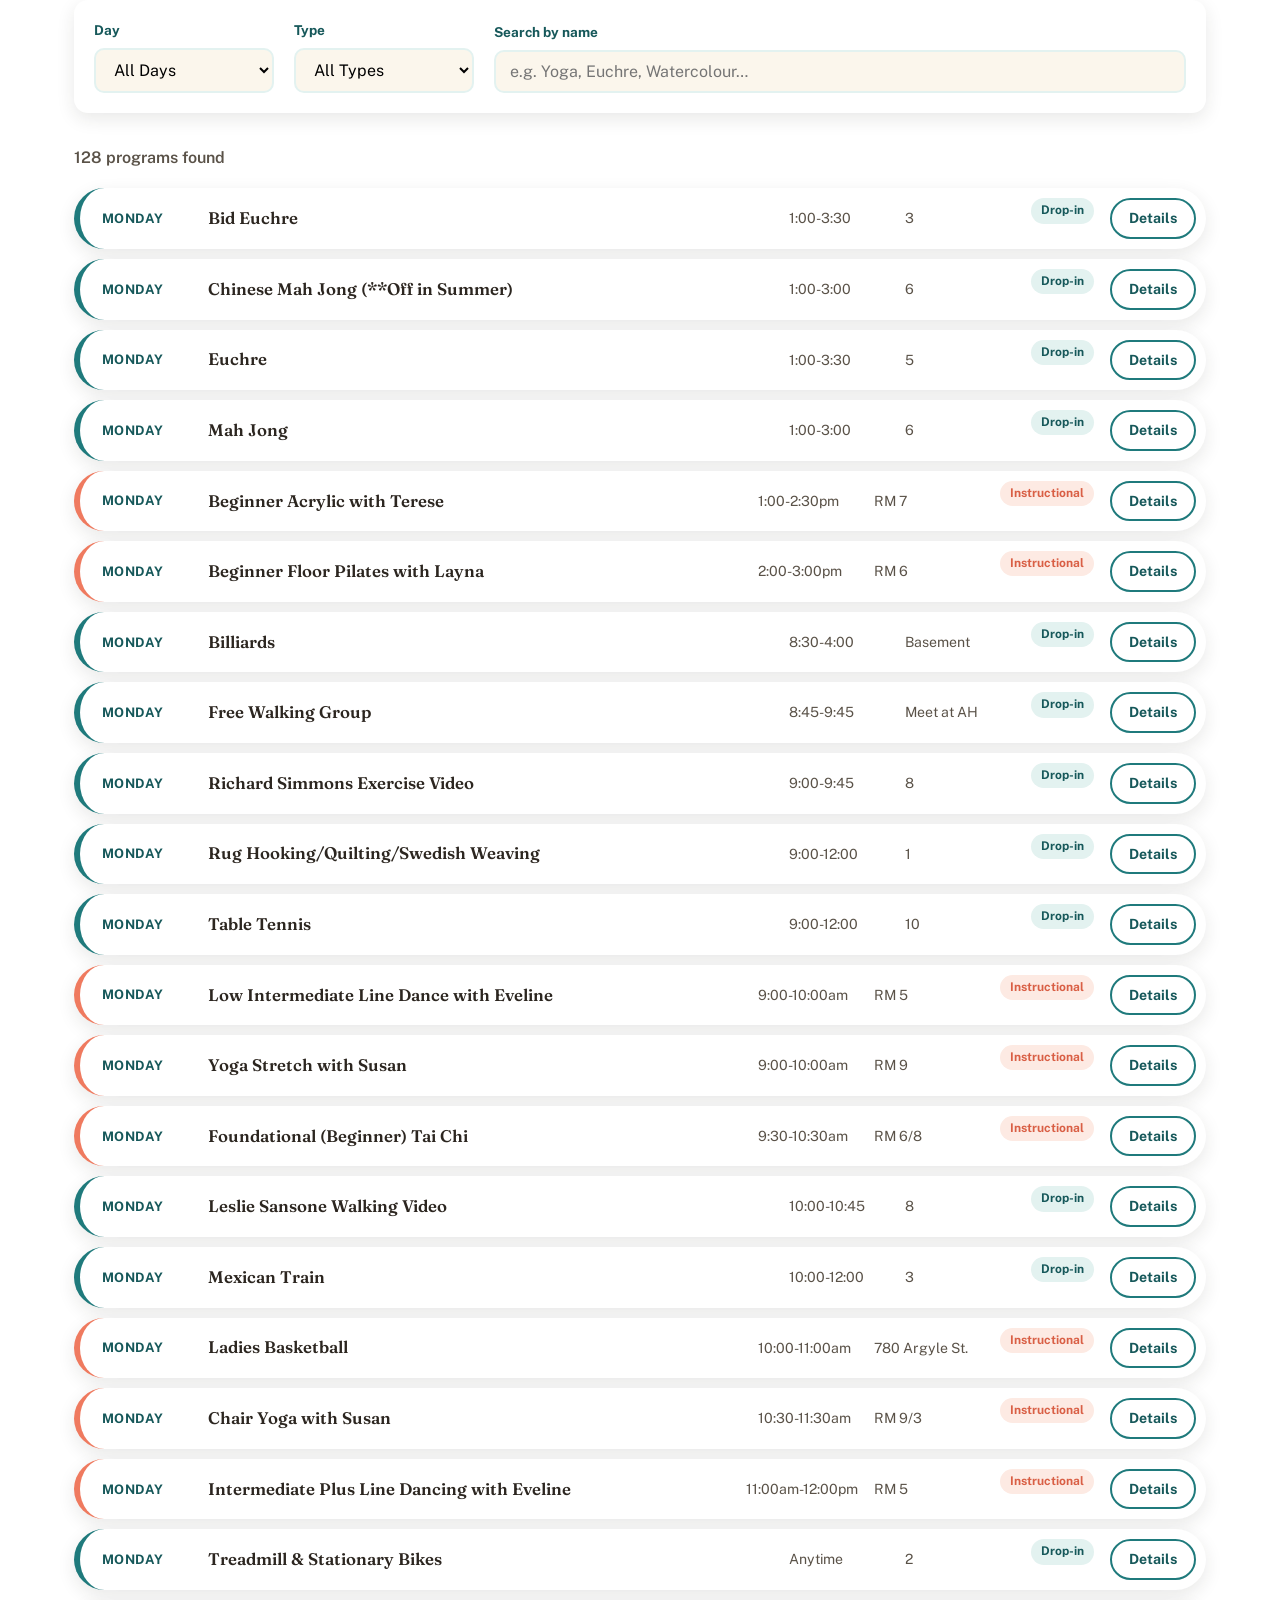
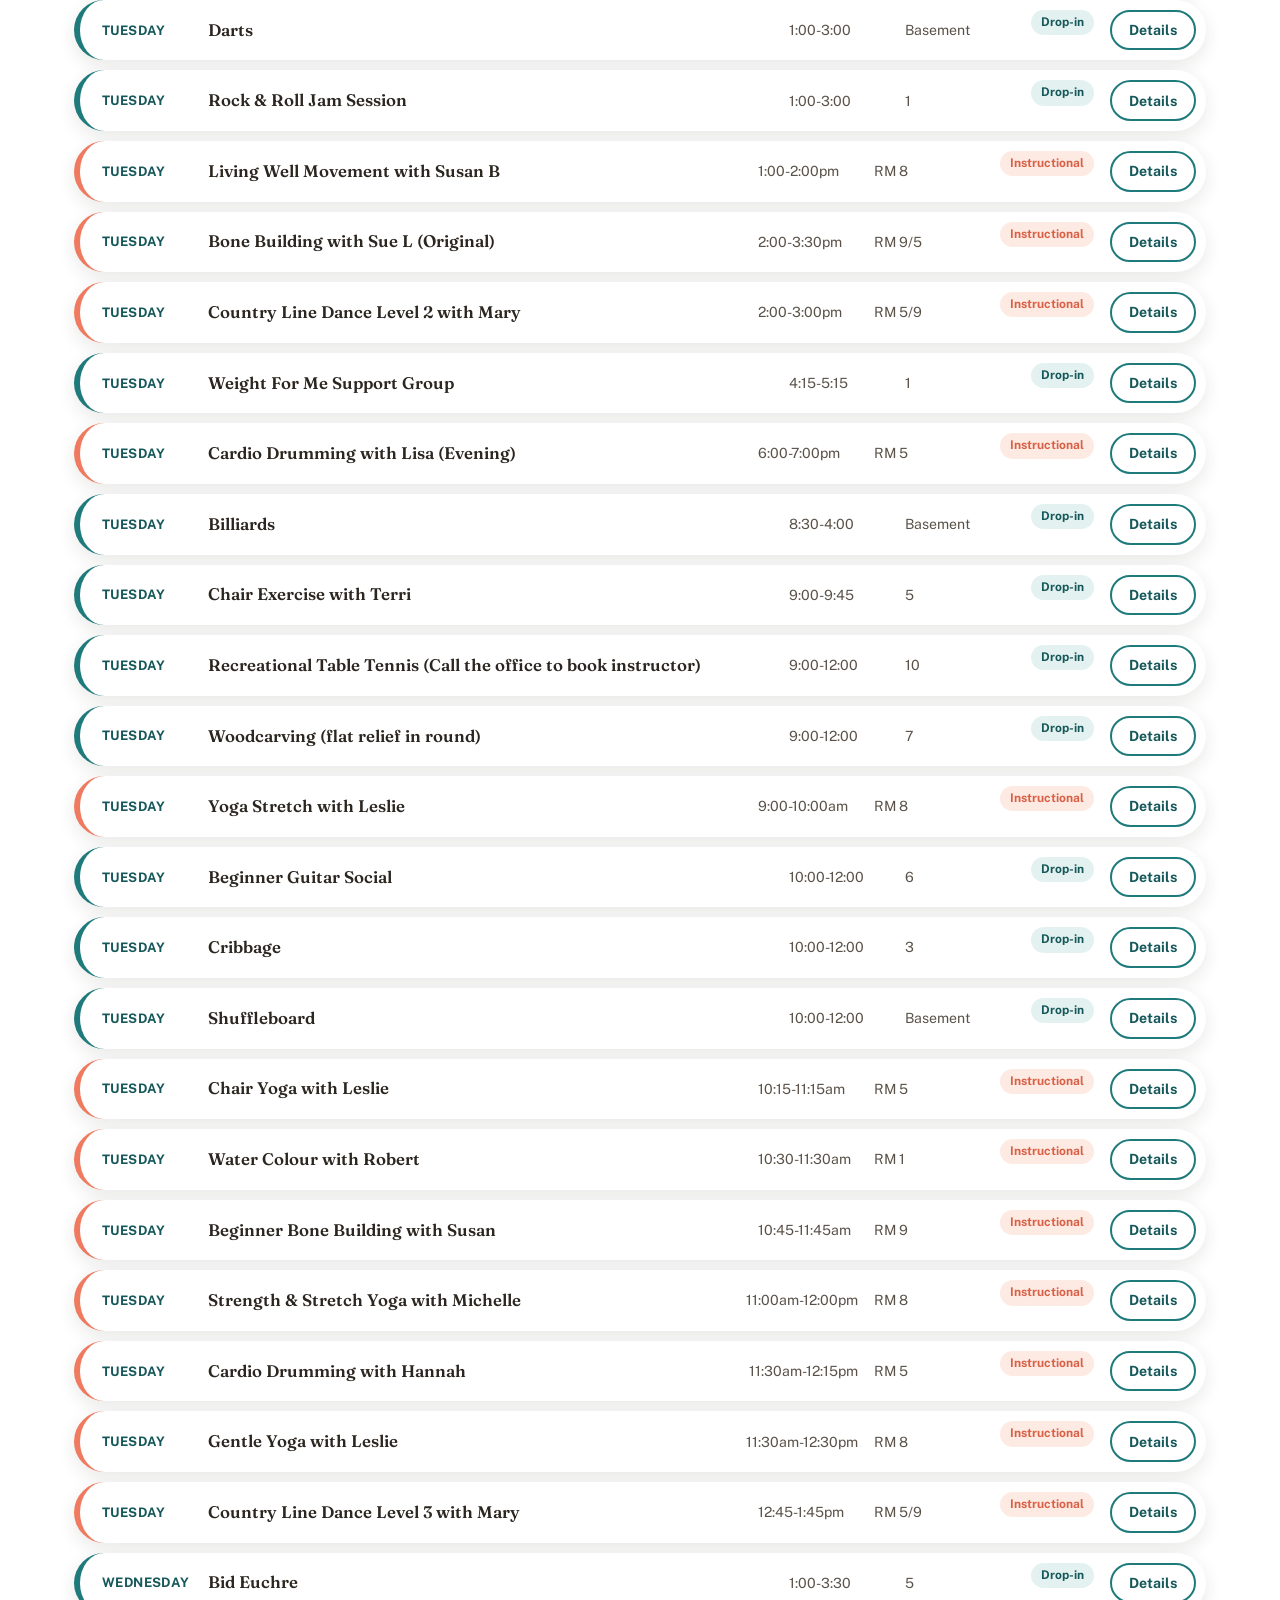
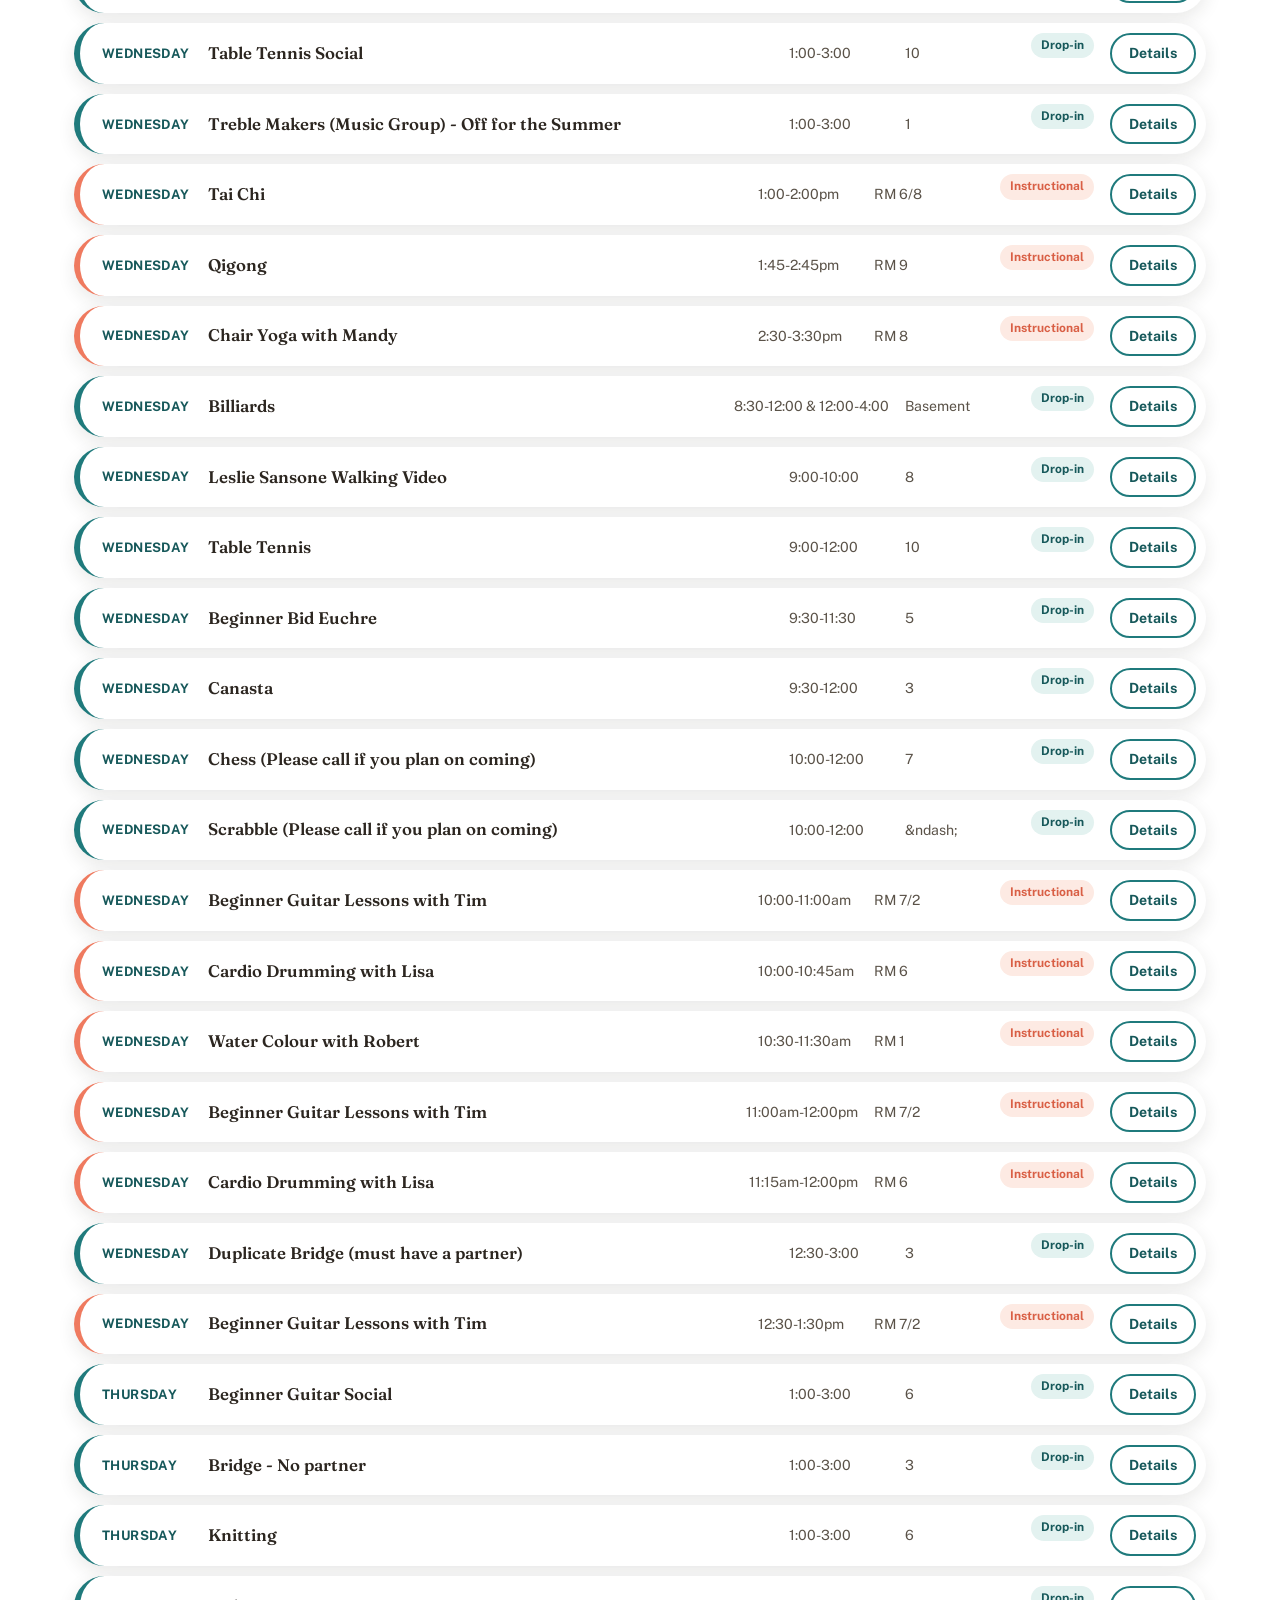
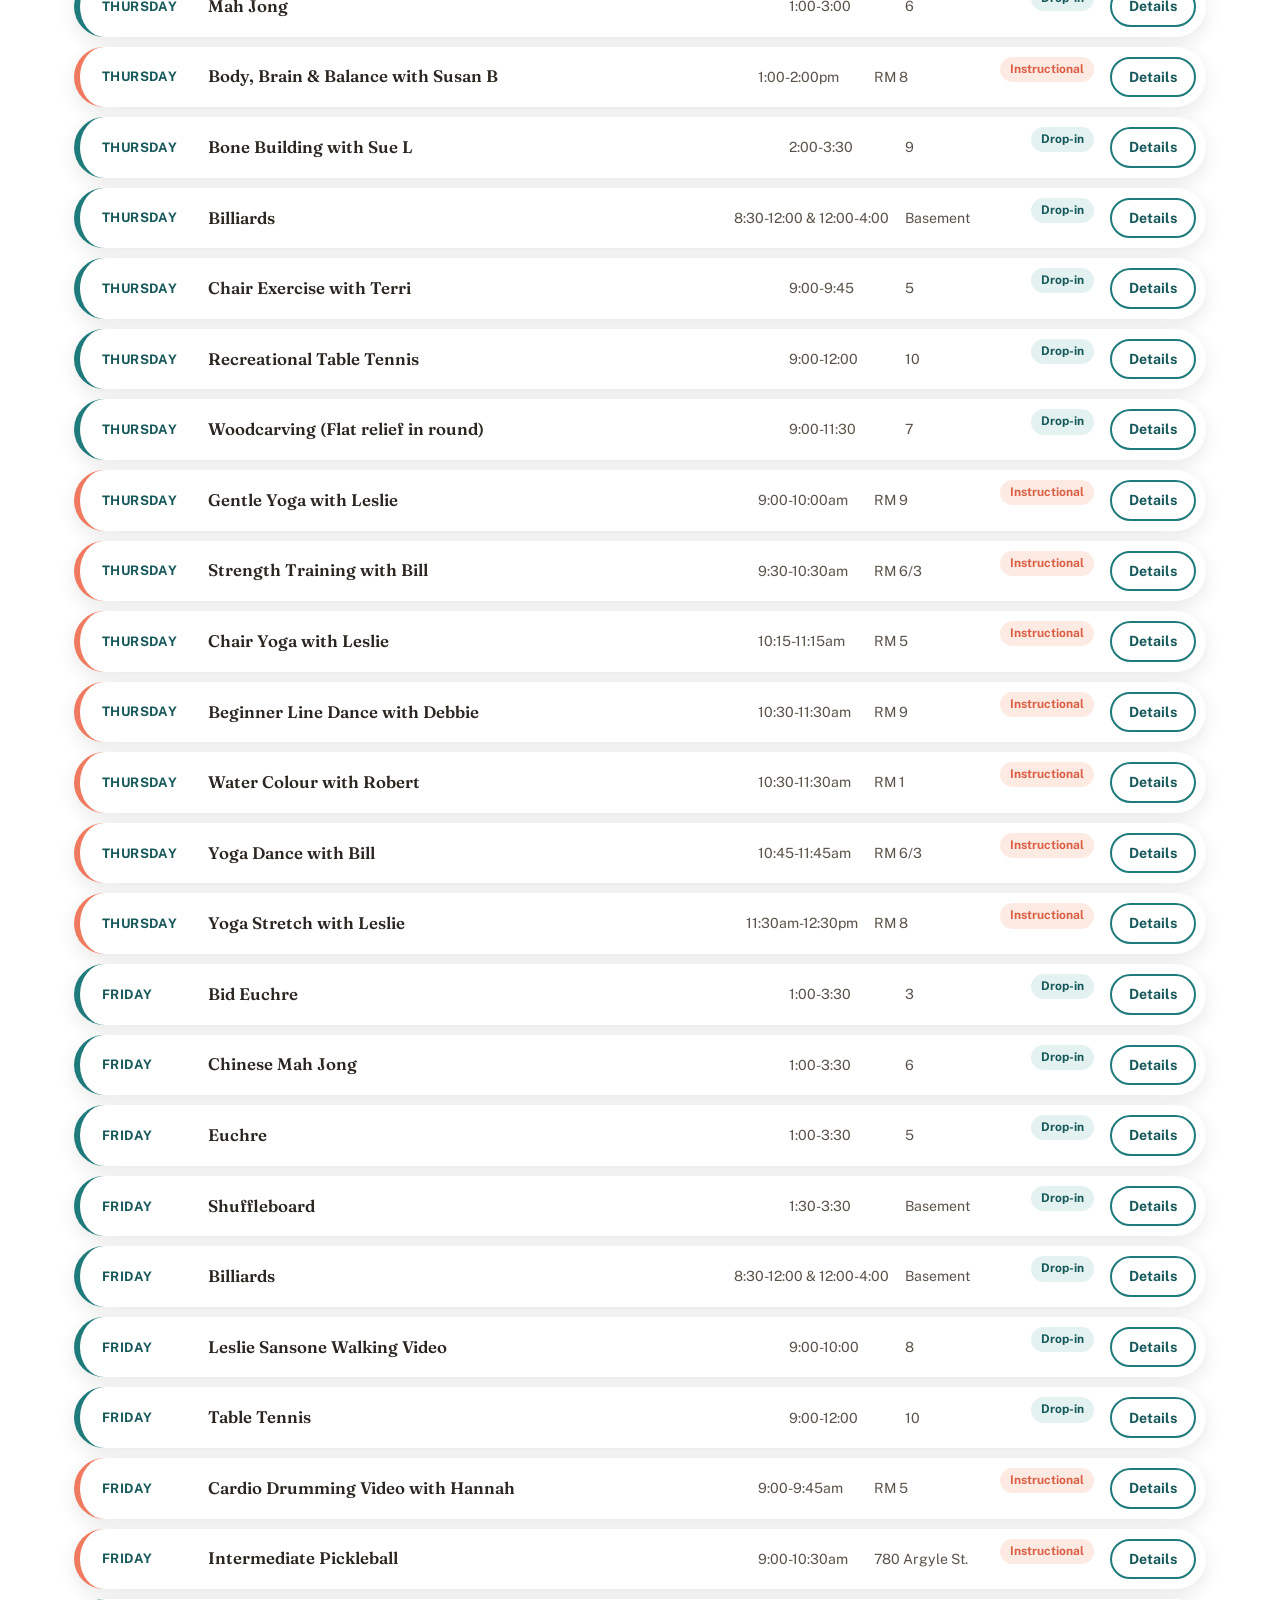
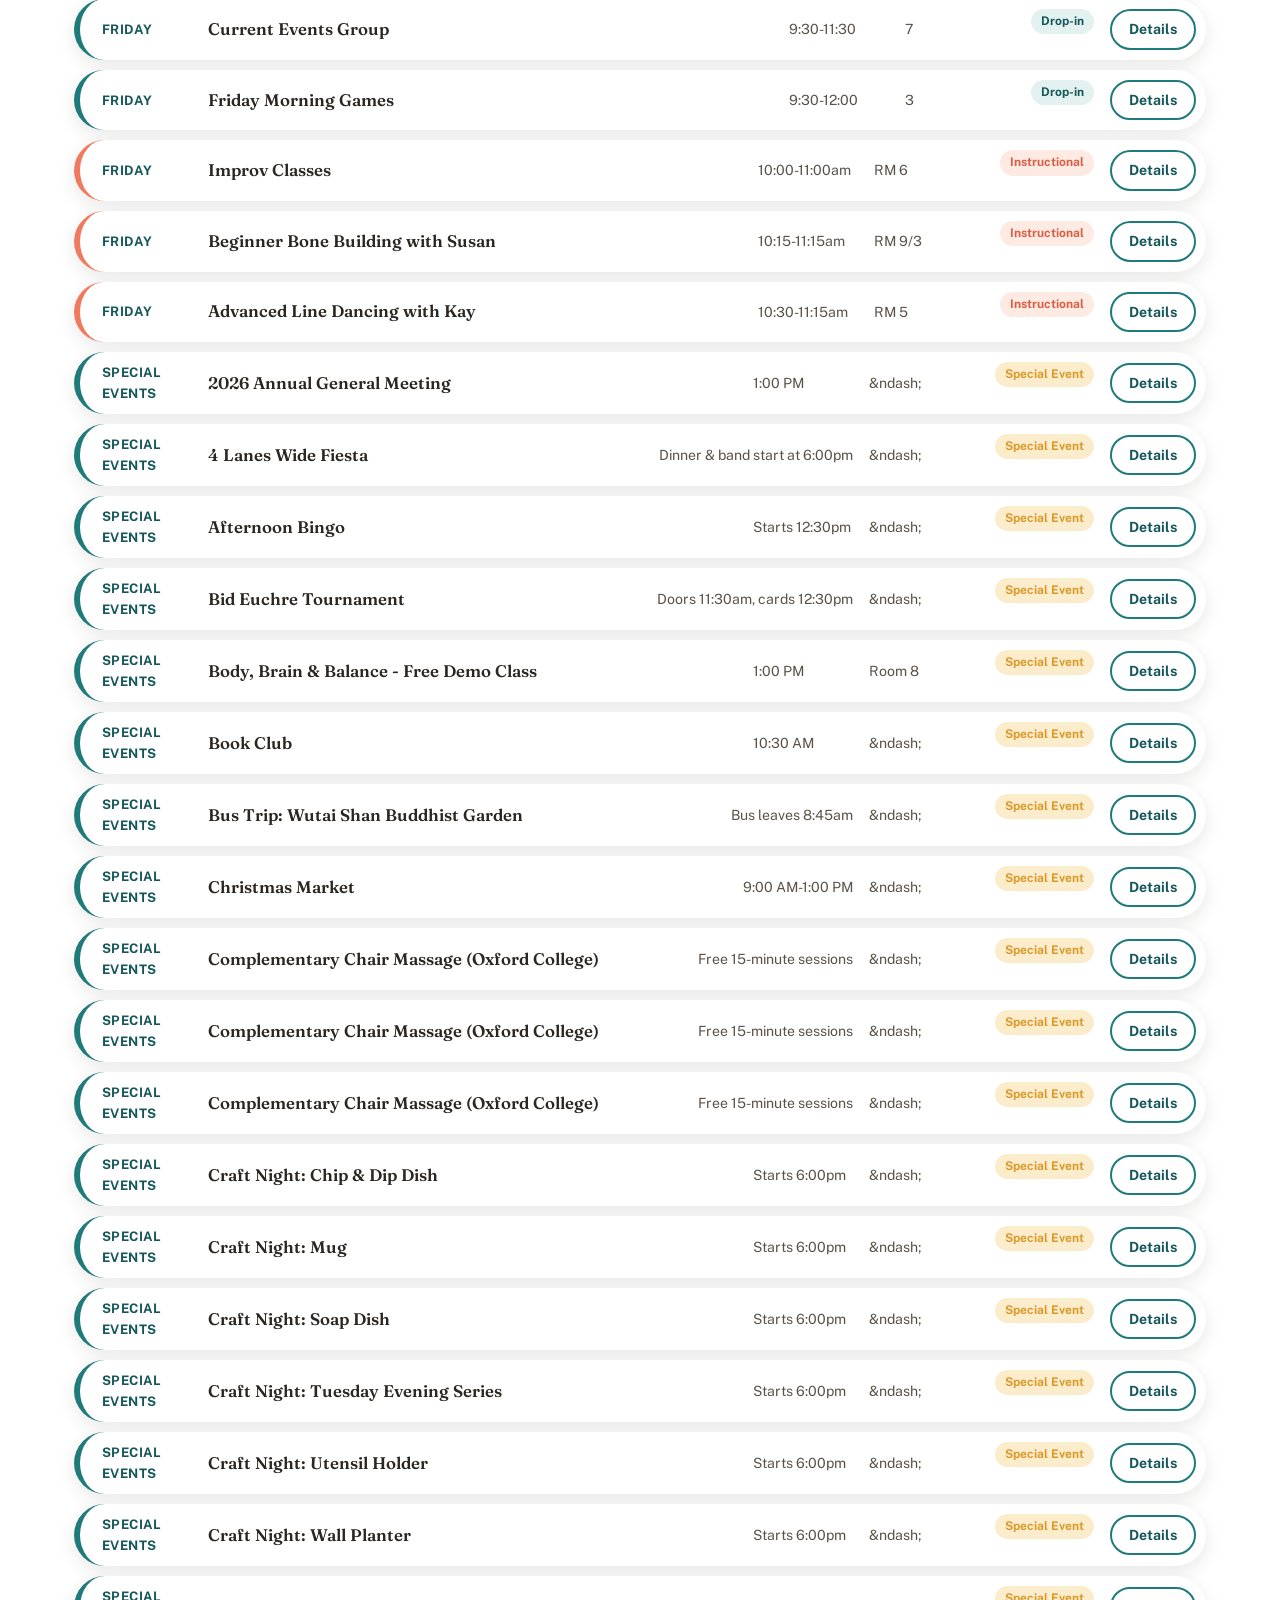
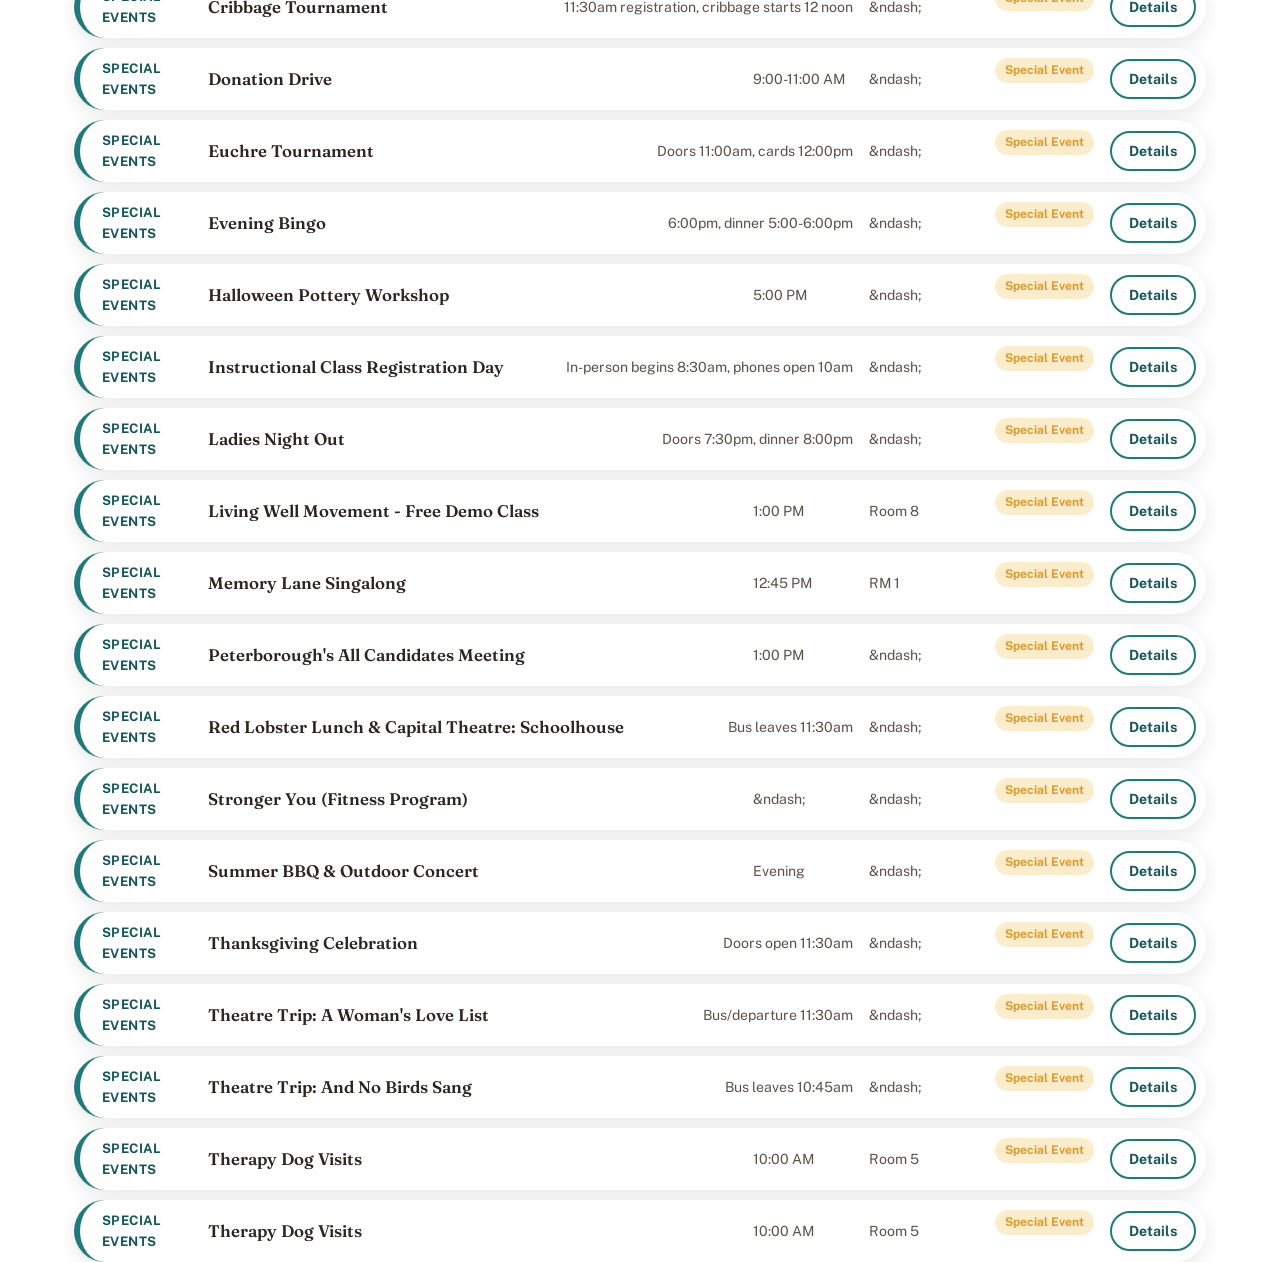
<file: programs-embed.html>
<!DOCTYPE html>
<html lang="en">
<head>
<meta charset="UTF-8">
<meta name="viewport" content="width=device-width, initial-scale=1.0">
<title>Program Hub — Activity Haven Recreation Centre</title>
<meta name="robots" content="noindex">
<link rel="preconnect" href="https://fonts.googleapis.com">
<link rel="preconnect" href="https://fonts.gstatic.com" crossorigin>
<link href="https://fonts.googleapis.com/css2?family=Fraunces:wght@500;600;700&family=Public+Sans:wght@400;600;700&display=swap" rel="stylesheet">
<link rel="stylesheet" href="/css/style.css">
<style>
  /* Embed-only tweaks: no header/footer/hero on this page, so drop the
     extra top padding those sections normally provide, and keep the
     background transparent so it blends into whatever page embeds it. */
  body { background: transparent; }
  .section { padding: 0; }
</style>
</head>
<body>

<section class="section">
  <div class="container" style="padding:0 4px;">

    <div class="filters">
      <div class="filter-group">
        <label for="filter-day">Day</label>
        <select id="filter-day" data-filter-day></select>
      </div>
      <div class="filter-group">
        <label for="filter-type">Type</label>
        <select id="filter-type" data-filter-type></select>
      </div>
      <div class="filter-group" style="flex:1;">
        <label for="filter-search">Search by name</label>
        <input id="filter-search" type="search" data-filter-search placeholder="e.g. Yoga, Euchre, Watercolour&hellip;">
      </div>
    </div>

    <p class="results-count" data-results-count>Loading programs&hellip;</p>
    <div class="program-grid" data-program-grid>
      <div class="empty-state">Loading programs&hellip;</div>
    </div>

  </div>
</section>

<script src="/js/programs.js" defer></script>
</body>
</html>
</file>
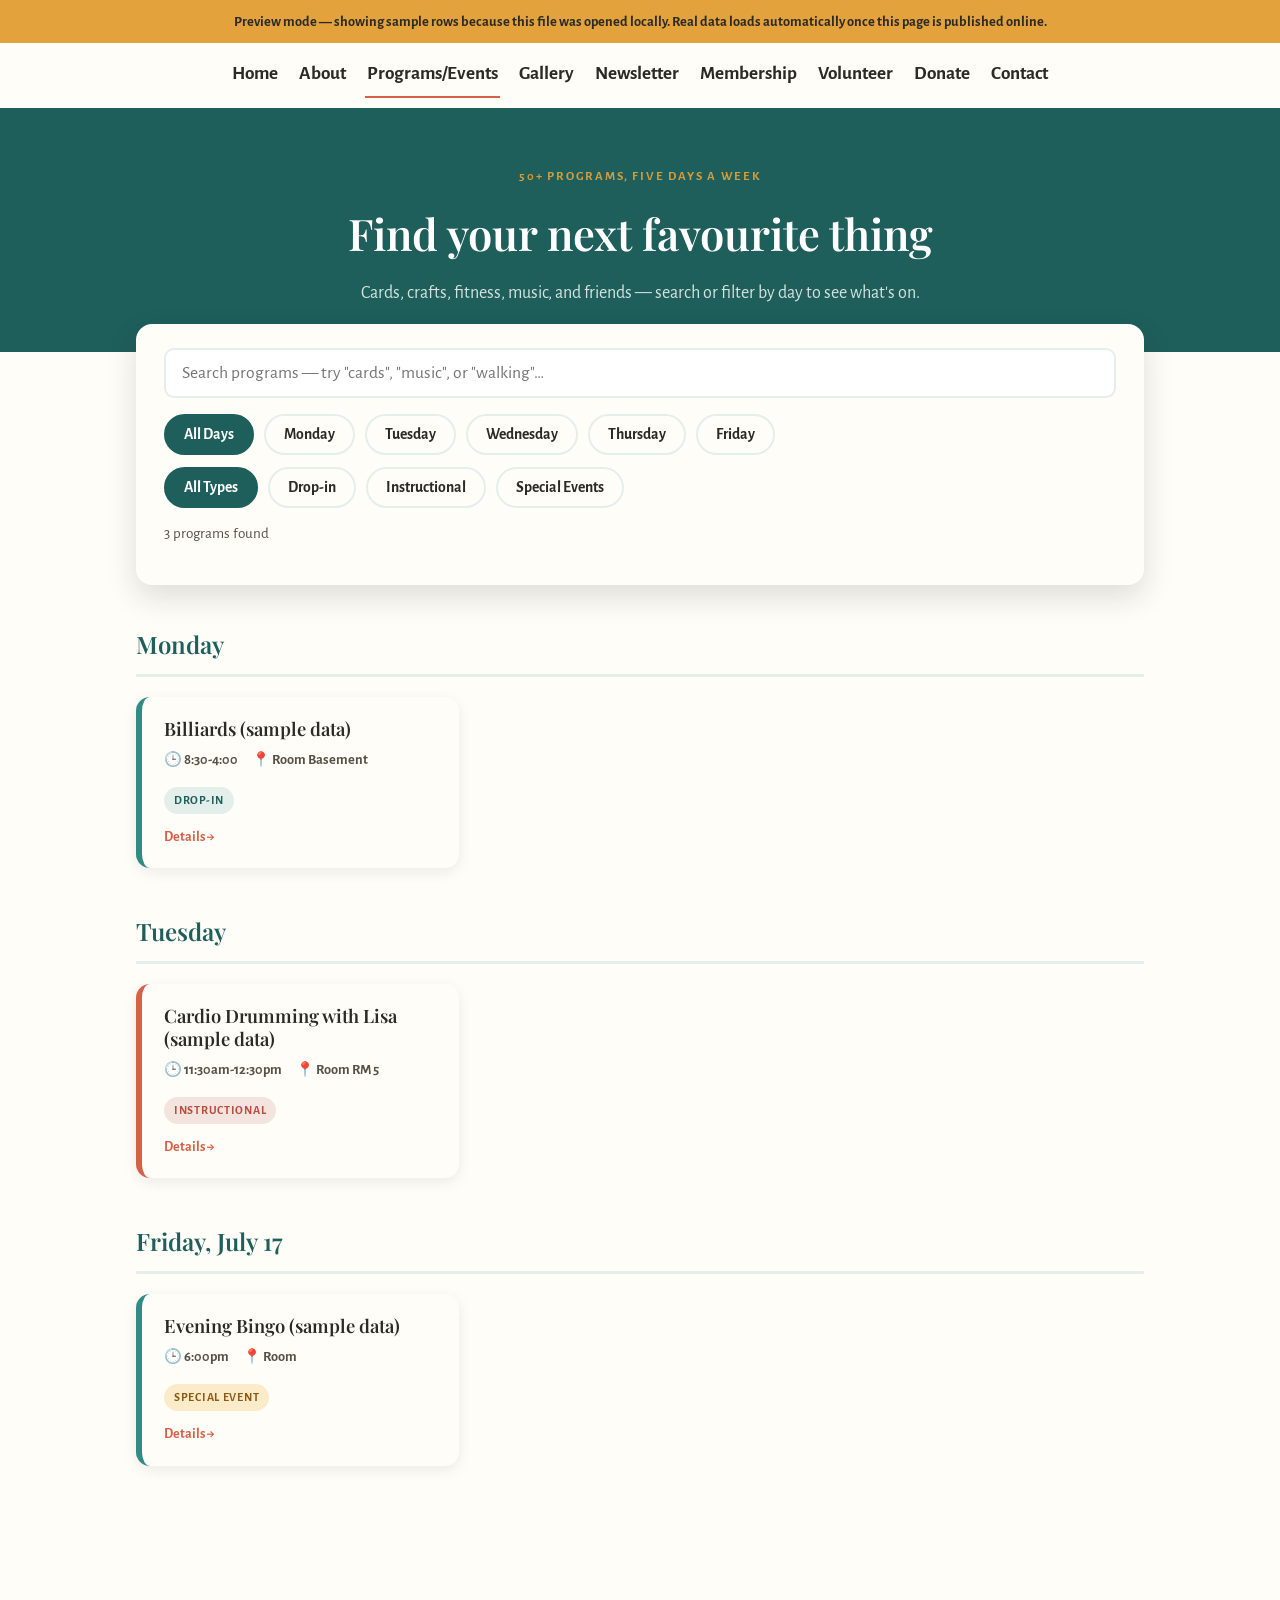
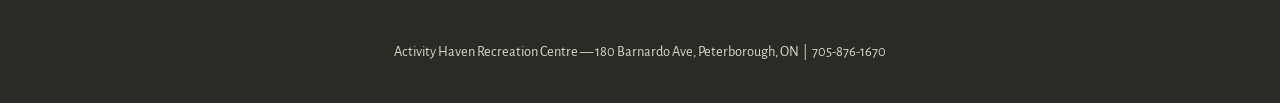
<file: programs.html>
<!DOCTYPE html>
<html lang="en">
<head>
<meta charset="UTF-8">
<meta name="viewport" content="width=device-width, initial-scale=1.0">
<title>Programs &amp; Activities | Activity Haven Recreation Centre</title>
<meta name="description" content="Browse 50+ drop-in programs at Activity Haven Recreation Centre in Peterborough — cards, crafts, fitness, music, and games for adults 50+, five days a week.">
<link rel="preconnect" href="https://fonts.googleapis.com">
<link href="https://fonts.googleapis.com/css2?family=Caveat:wght@600;700&family=Playfair+Display:ital,wght@0,400;0,500;0,600;0,700;1,400&family=Alegreya+Sans:wght@400;500;700;800&display=swap" rel="stylesheet">
<style>
:root {
  --teal-deep: #1E5F5B;
  --teal-mid: #2F8C82;
  --teal-pale: #E4EFEC;
  --cream: #FAF3E4;
  --paper: #FFFDF8;
  --coral: #D6604A;
  --coral-dark: #B84D39;
  --gold: #E3A23B;
  --plum: #7B5468;
  --harbor: #3D6E8C;
  --charcoal: #2B2B26;
  --charcoal-soft: #55524A;
  --font-display: "Playfair Display", Georgia, serif;
  --font-body: "Alegreya Sans", -apple-system, sans-serif;
}
* { box-sizing: border-box; }
body { margin: 0; font-family: var(--font-body); color: var(--charcoal); background: var(--paper); font-size: 18px; line-height: 1.6; }
h1, h2, h3, h4 { font-family: var(--font-display); margin: 0; }
a { color: inherit; text-decoration: none; }

/* ---- header (matches homepage, compact) ---- */
.site-header { background: var(--paper); }
.main-nav-row { position: sticky; top: 0; z-index: 50; background: var(--paper); border-bottom: 3px solid var(--teal-deep); }
.header-inner { max-width: 1200px; margin: 0 auto; padding: 10px 96px; display: flex; align-items: center; gap: 28px; flex-wrap: wrap; row-gap: 6px; }
.main-nav { display: flex; gap: 17px; flex-wrap: wrap; row-gap: 4px; justify-content: center; width: 100%; }
.main-nav a { font-weight: 600; font-size: 1.2rem; color: var(--charcoal); padding: 6px 2px; border-bottom: 2px solid transparent; }
.main-nav a:hover, .main-nav a.is-current { border-color: var(--coral); }

/* ---- page hero ---- */
.page-hero { background: var(--teal-deep); color: var(--teal-pale); padding: 56px 96px 44px; text-align: center; }
.page-hero .eyebrow { text-transform: uppercase; letter-spacing: 0.14em; font-size: 0.8rem; font-weight: 700; color: var(--gold); }
.page-hero h1 { color: white; font-size: clamp(1.9rem, 3.4vw, 2.8rem); font-weight: 600; margin: 12px 0 10px; }
.page-hero p { max-width: 640px; margin: 0 auto; opacity: 0.92; }

/* ---- controls ---- */
.controls { max-width: 1200px; margin: -28px auto 0; padding: 0 96px; position: relative; z-index: 2; }
.controls-card {
  background: var(--paper);
  border-radius: 16px;
  box-shadow: 0 12px 30px rgba(30,26,20,0.14);
  padding: 24px 28px;
}
.search-row { display: flex; gap: 12px; margin-bottom: 16px; }
.search-row input {
  flex: 1;
  font-family: var(--font-body);
  font-size: 1.1rem;
  padding: 12px 16px;
  border: 2px solid var(--teal-pale);
  border-radius: 10px;
  outline: none;
}
.search-row input:focus { border-color: var(--teal-mid); }
.day-filters { display: flex; gap: 10px; flex-wrap: wrap; }
.day-btn {
  font-family: var(--font-body);
  font-weight: 700;
  font-size: 0.98rem;
  padding: 9px 18px;
  border-radius: 999px;
  border: 2px solid var(--teal-pale);
  background: var(--paper);
  color: var(--charcoal);
  cursor: pointer;
}
.day-btn.is-active { background: var(--teal-deep); border-color: var(--teal-deep); color: white; }
.type-filters { margin-top: 12px; }
.result-count { margin-top: 14px; font-size: 0.95rem; color: var(--charcoal-soft); }

/* ---- program grid ---- */
.programs-section { max-width: 1200px; margin: 0 auto; padding: 40px 96px 90px; }
.day-group { margin-bottom: 44px; }
.day-group h2 {
  font-size: 1.5rem;
  color: var(--teal-deep);
  font-weight: 600;
  padding-bottom: 10px;
  border-bottom: 3px solid var(--teal-pale);
  margin-bottom: 20px;
}
.card-grid { display: grid; grid-template-columns: repeat(auto-fill, minmax(300px, 1fr)); gap: 20px; }
.card {
  display: block;
  background: var(--paper);
  border-radius: 14px;
  overflow: hidden;
  border-left: 6px solid var(--teal-mid);
  box-shadow: 0 4px 14px rgba(30,26,20,0.08);
  transition: transform 0.15s, box-shadow 0.15s;
}
.card:hover, .card:focus-visible {
  transform: translateY(-3px);
  box-shadow: 0 10px 22px rgba(30,26,20,0.14);
}
.card-body { padding: 20px 22px; }
.card h3 { font-size: 1.15rem; color: var(--charcoal); font-weight: 600; margin-bottom: 8px; line-height: 1.25; }
.card .meta { display: flex; gap: 14px; flex-wrap: wrap; font-size: 0.9rem; font-weight: 600; color: var(--charcoal-soft); margin-bottom: 4px; }
.card .meta span { display: inline-flex; align-items: center; gap: 5px; }
.card .card-more {
  display: block;
  margin-top: 12px;
  font-size: 0.88rem;
  font-weight: 700;
  color: var(--coral);
}
.card .type-badge {
  display: inline-block;
  margin-top: 12px;
  font-size: 0.75rem;
  font-weight: 700;
  text-transform: uppercase;
  letter-spacing: 0.06em;
  background: var(--teal-pale);
  color: var(--teal-deep);
  padding: 4px 10px;
  border-radius: 999px;
}
.card[data-type="Instructional"] .type-badge {
  background: #F3E4E0;
  color: var(--coral-dark);
}
.card[data-type="Special Event"] .type-badge {
  background: #FBEBC9;
  color: #8A5A12;
}

/* per-day accent colours */
.day-Monday    .card { border-left-color: var(--teal-mid); }
.day-Tuesday   .card { border-left-color: var(--coral); }
.day-Wednesday .card { border-left-color: var(--gold); }
.day-Thursday  .card { border-left-color: var(--plum); }
.day-Friday    .card { border-left-color: var(--harbor); }

.state-msg { text-align: center; padding: 60px 24px; color: var(--charcoal-soft); font-size: 1.1rem; }

footer.site-footer { background: var(--charcoal); color: #DCD8CC; padding: 40px 96px; text-align: center; font-size: 0.9rem; }
footer.site-footer a { color: var(--gold); }

@media (max-width: 900px) {
  .header-inner, .page-hero, .controls, .programs-section, footer.site-footer { padding-left: 24px; padding-right: 24px; }
  .search-row { flex-direction: column; }
}
</style>
</head>
<body>

<header class="site-header">
  <nav class="main-nav-row">
    <div class="header-inner">
      <nav class="main-nav">
        <a href="index.html">Home</a>
        <a href="about.html">About</a>
        <a href="programs.html" class="is-current">Programs/Events</a>
        <a href="gallery.html">Gallery</a>
        <a href="newsletter.html">Newsletter</a>
        <a href="membership.html">Membership</a>
        <a href="#volunteer">Volunteer</a>
        <a href="donate.html">Donate</a>
        <a href="contact.html">Contact</a>
      </nav>
    </div>
  </nav>
</header>

<section class="page-hero">
  <p class="eyebrow">50+ programs, five days a week</p>
  <h1>Find your next favourite thing</h1>
  <p>Cards, crafts, fitness, music, and friends — search or filter by day to see what's on.</p>
</section>

<div class="controls">
  <div class="controls-card">
    <div class="search-row">
      <input type="text" id="searchInput" placeholder="Search programs — try &quot;cards&quot;, &quot;music&quot;, or &quot;walking&quot;&hellip;">
    </div>
    <div class="day-filters" id="dayFilters">
      <button class="day-btn is-active" data-day="All">All Days</button>
      <button class="day-btn" data-day="Monday">Monday</button>
      <button class="day-btn" data-day="Tuesday">Tuesday</button>
      <button class="day-btn" data-day="Wednesday">Wednesday</button>
      <button class="day-btn" data-day="Thursday">Thursday</button>
      <button class="day-btn" data-day="Friday">Friday</button>
    </div>
    <div class="day-filters type-filters" id="typeFilters">
      <button class="day-btn type-btn is-active" data-type="All">All Types</button>
      <button class="day-btn type-btn" data-type="Drop-in">Drop-in</button>
      <button class="day-btn type-btn" data-type="Instructional">Instructional</button>
      <button class="day-btn type-btn" data-type="Special Event">Special Events</button>
    </div>
    <p class="result-count" id="resultCount"></p>
  </div>
</div>

<section class="programs-section" id="programsSection">
  <p class="state-msg" id="stateMsg">Loading programs…</p>
</section>

<footer class="site-footer">
  Activity Haven Recreation Centre — 180 Barnardo Ave, Peterborough, ON &nbsp;|&nbsp; 705-876-1670
</footer>

<script>
(function () {
  const SHEET_ID = '1tvGtCqroniAThEteWph0f4Bg1f_aiV0JqQU3M4ZTcOk';
  const GVIZ_URL = `https://docs.google.com/spreadsheets/d/${SHEET_ID}/gviz/tq?tqx=out:json`;
  const WEEKDAY_ORDER = ['Monday', 'Tuesday', 'Wednesday', 'Thursday', 'Friday', 'Saturday', 'Sunday'];

  const stateMsg = document.getElementById('stateMsg');
  const programsSection = document.getElementById('programsSection');
  const searchInput = document.getElementById('searchInput');
  const dayFilters = document.getElementById('dayFilters');
  const typeFilters = document.getElementById('typeFilters');
  const resultCount = document.getElementById('resultCount');

  let allPrograms = [];
  let activeDay = 'All';
  let activeType = 'All';

  function extractJson(text) {
    // gviz wraps its JSON response in a JS function call; strip that wrapper.
    const start = text.indexOf('{');
    const end = text.lastIndexOf('}');
    return JSON.parse(text.substring(start, end + 1));
  }

  function cellText(row, i) {
    const c = row.c[i];
    return c && c.v != null ? String(c.v).trim() : '';
  }

  const SAMPLE_PROGRAMS = [
    { day: 'Monday', program: 'Billiards (sample data)', time: '8:30-4:00', room: 'Basement', type: 'Drop-in', status: '', image: '', video: '', leaders: '', description: 'Sample preview row — real data loads once this page is published online.' },
    { day: 'Tuesday', program: 'Cardio Drumming with Lisa (sample data)', time: '11:30am-12:30pm', room: 'RM 5', type: 'Instructional', status: '', image: '', video: '', leaders: 'Lisa', description: 'Session fee $45 + $3 user fee per class.' },
    { day: 'Friday, July 17', program: 'Evening Bingo (sample data)', time: '6:00pm', room: '', type: 'Special Event', status: '', image: '', video: '', leaders: '', description: 'Evening bingo with dinner available beforehand. Tickets $20.' }
  ];

  function showPreviewBanner() {
    const b = document.createElement('div');
    b.style.cssText = 'background:var(--gold,#E3A23B);color:#2B2B26;text-align:center;padding:10px 20px;font-weight:700;font-size:0.9rem;';
    b.textContent = "Preview mode — showing sample rows because this file was opened locally. Real data loads automatically once this page is published online.";
    document.body.insertBefore(b, document.body.firstChild);
  }

  async function loadPrograms() {
    try {
      const res = await fetch(GVIZ_URL);
      if (!res.ok) throw new Error('Network response was not ok');
      const text = await res.text();
      const json = extractJson(text);
      const rows = json.table.rows;

      allPrograms = rows
        .map(r => ({
          day: cellText(r, 0),
          program: cellText(r, 1),
          time: cellText(r, 2),
          room: cellText(r, 3),
          type: cellText(r, 4) || 'Drop-in',
          status: cellText(r, 5),
          image: cellText(r, 6),
          video: cellText(r, 7),
          leaders: cellText(r, 8),
          description: cellText(r, 9)
        }))
        .filter(p => p.day && p.program)
        .filter(p => !p.status);

      render();
    } catch (err) {
      allPrograms = SAMPLE_PROGRAMS;
      showPreviewBanner();
      render();
    }
  }

  function orderedDays() {
    const seen = [];
    // Weekdays first, in Mon-Sun order, if present
    WEEKDAY_ORDER.forEach(d => { if (allPrograms.some(p => p.day === d) && !seen.includes(d)) seen.push(d); });
    // Then anything else (e.g. specific event dates), in first-seen order
    allPrograms.forEach(p => { if (!seen.includes(p.day)) seen.push(p.day); });
    return seen;
  }

  function matchesSearch(p, query) {
    if (!query) return true;
    const haystack = (p.program + ' ' + p.description + ' ' + p.type).toLowerCase();
    return haystack.includes(query.toLowerCase());
  }

  function render() {
    const query = searchInput.value.trim();
    const filtered = allPrograms.filter(p =>
      (activeDay === 'All' || p.day === activeDay) &&
      (activeType === 'All' || p.type === activeType) &&
      matchesSearch(p, query)
    );

    resultCount.textContent = `${filtered.length} program${filtered.length === 1 ? '' : 's'} found`;

    if (filtered.length === 0) {
      programsSection.innerHTML = '<p class="state-msg">No programs match your search. Try a different word or clear the filters.</p>';
      return;
    }

    const days = activeDay === 'All' ? orderedDays() : [activeDay];
    let html = '';

    days.forEach(day => {
      const dayPrograms = filtered.filter(p => p.day === day).slice().sort((a,b)=>{const k=t=>{if(!t)return 1/0;const s=t.trim();if(/^anytime$/i.test(s))return 1/0;const m=s.match(/(\d{1,2})(?::(\d{2}))?\s*(am|pm)?/i);if(!m)return 1/0;let h=parseInt(m[1],10);const mi=m[2]?parseInt(m[2],10):0;let ap=m[3]?m[3].toLowerCase():null;if(!ap){if(h===12)ap='pm';else if(h>=8&&h<=11)ap='am';else if(h>=1&&h<=7)ap='pm';else ap='am';}if(ap==='pm'&&h!==12)h+=12;if(ap==='am'&&h===12)h=0;return h*60+mi;};return k(a.time)-k(b.time);});
      if (dayPrograms.length === 0) return;

      html += `<div class="day-group day-${slugify(day)}"><h2>${escapeHtml(day)}</h2><div class="card-grid">`;
      dayPrograms.forEach(p => {
        const link = `program.html?day=${encodeURIComponent(p.day)}&program=${encodeURIComponent(p.program)}`;
        html += `
          <a class="card" data-type="${escapeHtml(p.type)}" href="${link}">
            <div class="card-body">
              <h3>${escapeHtml(p.program)}</h3>
              <div class="meta">
                <span>🕒 ${escapeHtml(p.time)}</span>
                <span>📍 Room ${escapeHtml(p.room)}</span>
              </div>
              <span class="type-badge">${escapeHtml(p.type)}</span>
              <span class="card-more">Details →</span>
            </div>
          </a>`;
      });
      html += `</div></div>`;
    });

    programsSection.innerHTML = html || '<p class="state-msg">No programs match your search.</p>';
  }

  function slugify(str) {
    return str.replace(/[^a-zA-Z0-9]+/g, '-');
  }

  function escapeHtml(str) {
    const div = document.createElement('div');
    div.textContent = str;
    return div.innerHTML;
  }

  dayFilters.addEventListener('click', (e) => {
    const btn = e.target.closest('.day-btn');
    if (!btn) return;
    dayFilters.querySelectorAll('.day-btn').forEach(b => b.classList.remove('is-active'));
    btn.classList.add('is-active');
    activeDay = btn.dataset.day;
    render();
  });

  typeFilters.addEventListener('click', (e) => {
    const btn = e.target.closest('.type-btn');
    if (!btn) return;
    typeFilters.querySelectorAll('.type-btn').forEach(b => b.classList.remove('is-active'));
    btn.classList.add('is-active');
    activeType = btn.dataset.type;
    render();
  });

  let debounceTimer;
  searchInput.addEventListener('input', () => {
    clearTimeout(debounceTimer);
    debounceTimer = setTimeout(render, 150);
  });

  loadPrograms();
})();
</script>

</body>
</html>
</file>
<file: css/style.css>
/* ===========================================================
   Activity Haven — shared design system
   Warm "community scrapbook" aesthetic: teal, coral, gold, cream
   =========================================================== */

:root {
  /* Core palette */
  --ah-teal-deep: #16585a;
  --ah-teal: #1f7a7c;
  --ah-teal-mid: #3d9a9c;
  --ah-teal-pale: #e3f2f0;
  --ah-coral: #ef7a5f;
  --ah-coral-deep: #d95f45;
  --ah-coral-pale: #fdeae3;
  --ah-gold: #f0b64c;
  --ah-gold-deep: #d99a2b;
  --ah-cream: #fbf6ec;
  --ah-cream-deep: #f3e9d4;
  --ah-ink: #2c2620;
  --ah-ink-soft: #5a5248;
  --ah-white: #ffffff;

  /* Type */
  --font-heading: "Fraunces", Georgia, serif;
  --font-body: "Public Sans", -apple-system, BlinkMacSystemFont, "Segoe UI", sans-serif;

  /* Rhythm */
  --radius-md: 14px;
  --radius-lg: 22px;
  --shadow-card: 0 6px 18px rgba(44, 38, 32, 0.1);
  --shadow-tape: 0 2px 6px rgba(44, 38, 32, 0.18);
  --container: 1140px;
}

* { box-sizing: border-box; }

html { scroll-behavior: smooth; }

body {
  margin: 0;
  font-family: var(--font-body);
  color: var(--ah-ink);
  background: var(--ah-cream);
  line-height: 1.6;
}

h1, h2, h3, h4 {
  font-family: var(--font-heading);
  font-weight: 600;
  color: var(--ah-teal-deep);
  line-height: 1.15;
  margin: 0 0 0.5em;
}

h1 { font-size: clamp(2.1rem, 4vw, 3.2rem); }
h2 { font-size: clamp(1.6rem, 3vw, 2.3rem); }
h3 { font-size: 1.3rem; }

p { margin: 0 0 1em; }

a { color: var(--ah-coral-deep); }

.container {
  max-width: var(--container);
  margin: 0 auto;
  padding: 0 24px;
}

img, video { max-width: 100%; display: block; }

/* ---------- Buttons ---------- */
.btn {
  display: inline-block;
  font-family: var(--font-body);
  font-weight: 700;
  text-decoration: none;
  padding: 0.85em 1.6em;
  border-radius: 999px;
  border: 2px solid transparent;
  cursor: pointer;
  transition: transform 0.15s ease, box-shadow 0.15s ease;
  font-size: 1rem;
}
.btn:hover { transform: translateY(-2px); }

.btn-primary {
  background: var(--ah-coral);
  color: var(--ah-white);
  box-shadow: 0 6px 0 var(--ah-coral-deep);
}
.btn-primary:hover { box-shadow: 0 8px 0 var(--ah-coral-deep); }

.btn-secondary {
  background: var(--ah-white);
  color: var(--ah-teal-deep);
  border-color: var(--ah-teal);
}
.btn-secondary:hover { background: var(--ah-teal-pale); }

.btn-gold {
  background: var(--ah-gold);
  color: var(--ah-ink);
  box-shadow: 0 6px 0 var(--ah-gold-deep);
}

/* ---------- Brand banner (homepage only, above the nav) ---------- */
.brand-banner {
  background: linear-gradient(160deg, var(--ah-teal-pale) 0%, var(--ah-cream) 70%);
  text-align: center;
  padding: 36px 24px 30px;
  border-bottom: 4px dashed var(--ah-teal-mid);
}
.brand-banner .badge-mark {
  width: 72px;
  height: 72px;
  margin: 0 auto 14px;
  border-radius: 50%;
  background: var(--ah-teal-deep);
  color: var(--ah-white);
  display: flex;
  align-items: center;
  justify-content: center;
  font-family: var(--font-heading);
  font-weight: 700;
  font-size: 1.6rem;
  box-shadow: var(--shadow-card);
  border: 4px solid var(--ah-white);
  outline: 2px solid var(--ah-gold);
}
.brand-banner h1 {
  margin-bottom: 4px;
  font-size: clamp(1.7rem, 3.4vw, 2.6rem);
}
.brand-banner h1 em {
  font-style: italic;
  color: var(--ah-coral-deep);
}
.brand-banner .banner-tagline {
  font-family: var(--font-heading);
  font-weight: 600;
  color: var(--ah-coral-deep);
  font-size: 1.05rem;
  margin: 0;
  letter-spacing: 0.02em;
}

/* ---------- Header / Nav ---------- */
.site-header {
  background: var(--ah-cream);
  border-bottom: 4px dashed var(--ah-teal-mid);
  position: sticky;
  top: 0;
  z-index: 100;
}
.nav-bar {
  display: flex;
  align-items: center;
  justify-content: space-between;
  padding: 14px 24px;
  max-width: var(--container);
  margin: 0 auto;
  gap: 16px;
}
.brand {
  display: flex;
  align-items: center;
  gap: 10px;
  text-decoration: none;
  color: var(--ah-teal-deep);
  font-family: var(--font-heading);
  font-weight: 700;
  font-size: 1.35rem;
}
.brand .brand-dot {
  width: 14px; height: 14px; border-radius: 50%;
  background: var(--ah-coral);
  display: inline-block;
}
.nav-toggle {
  display: none;
  background: none;
  border: 2px solid var(--ah-teal);
  border-radius: 8px;
  padding: 8px 12px;
  font-size: 1.1rem;
  cursor: pointer;
  color: var(--ah-teal-deep);
}
.nav-links {
  display: flex;
  flex-wrap: wrap;
  gap: 6px;
  list-style: none;
  margin: 0;
  padding: 0;
}
.nav-links a {
  display: inline-block;
  padding: 8px 14px;
  border-radius: 999px;
  text-decoration: none;
  color: var(--ah-ink);
  font-weight: 600;
  font-size: 0.95rem;
  transition: background 0.15s ease, color 0.15s ease;
}
.nav-links a:hover { background: var(--ah-teal-pale); color: var(--ah-teal-deep); }
.nav-links a.active {
  background: var(--ah-teal);
  color: var(--ah-white);
}

@media (max-width: 860px) {
  .nav-toggle { display: inline-block; }
  .nav-links {
    display: none;
    flex-direction: column;
    width: 100%;
    padding: 12px 0 4px;
  }
  .nav-links.open { display: flex; }
  .nav-bar { flex-wrap: wrap; }
}

/* ---------- Hero / Carousel ---------- */
.hero {
  background: linear-gradient(160deg, var(--ah-teal-pale) 0%, var(--ah-cream) 55%);
  padding: 48px 0 60px;
}
.hero-inner {
  display: grid;
  grid-template-columns: 1.1fr 1fr;
  gap: 40px;
  align-items: center;
}
@media (max-width: 900px) {
  .hero-inner { grid-template-columns: 1fr; }
}
.hero-eyebrow {
  display: inline-block;
  background: var(--ah-gold);
  color: var(--ah-ink);
  font-weight: 700;
  padding: 6px 14px;
  border-radius: 999px;
  font-size: 0.85rem;
  margin-bottom: 14px;
  transform: rotate(-2deg);
}
.hero h1 em {
  font-style: italic;
  color: var(--ah-coral-deep);
}
.hero-actions { display: flex; gap: 14px; flex-wrap: wrap; margin-top: 24px; }

.carousel {
  position: relative;
  border-radius: var(--radius-lg);
  overflow: hidden;
  box-shadow: var(--shadow-card);
  border: 6px solid var(--ah-white);
  outline: 2px solid var(--ah-teal-pale);
  aspect-ratio: 4/3;
  background: var(--ah-ink);
}
.carousel-slide {
  position: absolute;
  inset: 0;
  opacity: 0;
  transition: opacity 0.6s ease;
}
.carousel-slide.active { opacity: 1; }
.carousel-slide video,
.carousel-slide img {
  width: 100%; height: 100%; object-fit: cover;
}
.carousel-caption {
  position: absolute;
  left: 0; right: 0; bottom: 0;
  background: linear-gradient(0deg, rgba(0,0,0,0.72) 20%, transparent);
  color: var(--ah-white);
  padding: 30px 20px 16px;
  display: flex;
  flex-direction: column;
  gap: 4px;
}
.carousel-caption strong {
  font-family: var(--font-heading);
  font-weight: 700;
  font-size: 1.15rem;
}
.carousel-caption span {
  font-family: var(--font-body);
  font-size: 0.88rem;
  font-weight: 400;
  opacity: 0.95;
  max-width: 34ch;
}

/* ---------- Featured video (e.g. "Who We Are") ---------- */
.featured-video {
  max-width: 820px;
  margin: 0 auto;
  border-radius: var(--radius-lg);
  overflow: hidden;
  box-shadow: var(--shadow-card);
  border: 6px solid var(--ah-white);
  outline: 2px solid var(--ah-teal-pale);
}
.featured-video video,
.featured-video iframe {
  width: 100%;
  aspect-ratio: 16/9;
  display: block;
  border: none;
  background: var(--ah-ink);
}
.featured-video-placeholder {
  aspect-ratio: 16/9;
  display: flex;
  align-items: center;
  justify-content: center;
  background: var(--ah-teal-pale);
  color: var(--ah-teal-deep);
  font-weight: 700;
  text-align: center;
  padding: 20px;
}

/* ---------- Richer program card ---------- */
.program-card .program-desc {
  font-size: 0.88rem;
  color: var(--ah-ink-soft);
  display: -webkit-box;
  -webkit-line-clamp: 2;
  -webkit-box-orient: vertical;
  overflow: hidden;
  margin: 2px 0 0;
}
.program-card .card-cta {
  margin-top: auto;
  font-weight: 700;
  font-size: 0.88rem;
  color: var(--ah-coral-deep);
}
.featured-programs {
  display: grid;
  grid-template-columns: repeat(auto-fill, minmax(240px, 1fr));
  gap: 18px;
  margin-bottom: 36px;
}
.carousel-dots {
  position: absolute;
  bottom: 10px; right: 14px;
  display: flex; gap: 6px;
}
.carousel-dots button {
  width: 9px; height: 9px; border-radius: 50%;
  border: none; background: rgba(255,255,255,0.55);
  cursor: pointer; padding: 0;
}
.carousel-dots button.active { background: var(--ah-white); }

/* ---------- Sections ---------- */
.section { padding: 64px 0; }
.section-alt { background: var(--ah-white); }
.section-teal { background: var(--ah-teal-pale); }
.section-header { text-align: center; max-width: 640px; margin: 0 auto 40px; }
.section-header .kicker {
  color: var(--ah-coral-deep);
  font-weight: 700;
  text-transform: uppercase;
  letter-spacing: 0.06em;
  font-size: 0.85rem;
}

.pin-card {
  background: var(--ah-white);
  border-radius: var(--radius-md);
  box-shadow: var(--shadow-card);
  padding: 28px;
  position: relative;
}
.pin-card::before {
  content: "";
  position: absolute;
  top: -10px; left: 50%;
  transform: translateX(-50%) rotate(-4deg);
  width: 34px; height: 16px;
  background: var(--ah-gold);
  box-shadow: var(--shadow-tape);
  border-radius: 2px;
}

.grid-3 {
  display: grid;
  grid-template-columns: repeat(3, 1fr);
  gap: 24px;
}
@media (max-width: 800px) { .grid-3 { grid-template-columns: 1fr; } }

.stat-row {
  display: flex;
  gap: 32px;
  flex-wrap: wrap;
  justify-content: center;
  text-align: center;
}
.stat-row .stat-num {
  font-family: var(--font-heading);
  font-size: 2.4rem;
  color: var(--ah-teal-deep);
  font-weight: 700;
}

/* ---------- Program Hub ---------- */
.filters {
  display: flex;
  gap: 20px;
  flex-wrap: wrap;
  align-items: end;
  background: var(--ah-white);
  border-radius: var(--radius-md);
  padding: 20px;
  box-shadow: var(--shadow-card);
  margin-bottom: 32px;
}
.filter-group { display: flex; flex-direction: column; gap: 6px; }
.filter-group label {
  font-weight: 700;
  font-size: 0.85rem;
  color: var(--ah-teal-deep);
}
.filter-group select,
.filter-group input[type="search"] {
  font-family: var(--font-body);
  font-size: 1rem;
  padding: 10px 14px;
  border-radius: 10px;
  border: 2px solid var(--ah-teal-pale);
  background: var(--ah-cream);
  min-width: 180px;
}
.filter-group select:focus,
.filter-group input:focus { outline: 2px solid var(--ah-teal); }

.results-count { font-weight: 600; color: var(--ah-ink-soft); margin-bottom: 18px; }

.program-grid {
  display: flex;
  flex-direction: column;
  gap: 10px;
}
.program-row {
  background: var(--ah-white);
  border-radius: 999px;
  box-shadow: var(--shadow-card);
  padding: 10px 10px 10px 22px;
  text-decoration: none;
  color: var(--ah-ink);
  display: flex;
  align-items: center;
  gap: 16px;
  border-left: 6px solid var(--ah-teal);
  transition: transform 0.15s ease, box-shadow 0.15s ease;
}
.program-row:hover { transform: translateX(3px); box-shadow: 0 8px 18px rgba(44,38,32,0.14); }
.program-row[data-type="Drop-in"] { border-left-color: var(--ah-teal); }
.program-row[data-type="Instructional"] { border-left-color: var(--ah-coral); }
.program-row[data-type="Special Events"] { border-left-color: var(--ah-gold); }

.row-day {
  font-weight: 700;
  font-size: 0.82rem;
  color: var(--ah-teal-deep);
  text-transform: uppercase;
  letter-spacing: 0.03em;
  flex: 0 0 90px;
}
.row-title {
  font-family: var(--font-heading);
  font-weight: 600;
  font-size: 1.05rem;
  color: var(--ah-ink);
  flex: 1 1 auto;
  min-width: 0;
  overflow: hidden;
  text-overflow: ellipsis;
  white-space: nowrap;
}
.row-time,
.row-room {
  font-size: 0.88rem;
  color: var(--ah-ink-soft);
  flex: 0 0 auto;
  white-space: nowrap;
}
.row-time { flex-basis: 100px; }
.row-room {
  flex-basis: 110px;
  overflow: hidden;
  text-overflow: ellipsis;
}
.row-cta {
  flex: 0 0 auto;
  padding: 0.5em 1.2em;
  font-size: 0.88rem;
}

@media (max-width: 640px) {
  .program-row { flex-wrap: wrap; border-radius: var(--radius-md); padding: 14px 16px; }
  .row-day { flex: 0 0 auto; order: 1; }
  .row-title { order: 3; flex-basis: 100%; white-space: normal; }
  .row-time, .row-room { order: 5; flex-basis: auto; }
  .badge { order: 2; }
  .row-cta { order: 4; margin-left: auto; }
}

.badge {
  display: inline-block;
  align-self: flex-start;
  font-size: 0.75rem;
  font-weight: 700;
  padding: 3px 10px;
  border-radius: 999px;
  background: var(--ah-teal-pale);
  color: var(--ah-teal-deep);
}
.badge.badge-coral { background: var(--ah-coral-pale); color: var(--ah-coral-deep); }
.badge.badge-gold { background: #fbedcc; color: var(--ah-gold-deep); }

.program-card h3 { margin: 4px 0 0; }
.program-meta {
  font-size: 0.92rem;
  color: var(--ah-ink-soft);
  display: flex;
  flex-direction: column;
  gap: 2px;
}
.empty-state {
  text-align: center;
  padding: 60px 20px;
  color: var(--ah-ink-soft);
}

/* ---------- Program detail ---------- */
.program-detail {
  background: var(--ah-white);
  border-radius: var(--radius-lg);
  box-shadow: var(--shadow-card);
  padding: 40px;
}
.program-detail .back-link {
  display: inline-block;
  margin-bottom: 20px;
  font-weight: 700;
  text-decoration: none;
}
.program-detail-video {
  border-radius: var(--radius-md);
  overflow: hidden;
  margin: 20px 0;
  box-shadow: var(--shadow-card);
}
.program-detail-video video,
.program-detail-video iframe {
  width: 100%;
  aspect-ratio: 16/9;
  border: none;
  display: block;
}
.detail-meta-grid {
  display: grid;
  grid-template-columns: repeat(auto-fit, minmax(150px, 1fr));
  gap: 16px;
  margin: 24px 0;
}
.detail-meta-grid .item {
  background: var(--ah-cream);
  border-radius: 10px;
  padding: 14px;
}
.detail-meta-grid .item .label {
  font-size: 0.78rem;
  text-transform: uppercase;
  letter-spacing: 0.04em;
  color: var(--ah-ink-soft);
  font-weight: 700;
}
.detail-meta-grid .item .value { font-weight: 700; color: var(--ah-teal-deep); }

/* ---------- Forms ---------- */
.form-grid { display: grid; gap: 16px; max-width: 560px; }
.form-grid label { font-weight: 700; display: block; margin-bottom: 6px; }
.form-grid input, .form-grid textarea {
  width: 100%;
  padding: 12px 14px;
  border-radius: 10px;
  border: 2px solid var(--ah-teal-pale);
  font-family: var(--font-body);
  font-size: 1rem;
}

/* ---------- Footer ---------- */
.site-footer {
  background: var(--ah-teal-deep);
  color: var(--ah-white);
  padding: 48px 0 28px;
  margin-top: 40px;
}
.site-footer a { color: var(--ah-white); text-decoration: underline; }
.footer-grid {
  display: grid;
  grid-template-columns: repeat(3, 1fr);
  gap: 24px;
  margin-bottom: 24px;
}
@media (max-width: 760px) { .footer-grid { grid-template-columns: 1fr; } }
.footer-grid h4 { color: var(--ah-gold); margin-bottom: 10px; }
.footer-bottom {
  border-top: 1px solid rgba(255,255,255,0.2);
  padding-top: 16px;
  font-size: 0.85rem;
  opacity: 0.85;
  text-align: center;
}

/* ---------- Gallery ---------- */
.tile-grid {
  display: grid;
  grid-template-columns: repeat(auto-fill, minmax(220px, 1fr));
  gap: 18px;
}
.tile {
  background: var(--ah-white);
  border-radius: var(--radius-md);
  box-shadow: var(--shadow-card);
  padding: 18px;
  text-align: center;
}
.tile .placeholder {
  background: var(--ah-teal-pale);
  border-radius: 10px;
  aspect-ratio: 4/3;
  display: flex;
  align-items: center;
  justify-content: center;
  color: var(--ah-teal-deep);
  font-weight: 700;
  margin-bottom: 10px;
}

/* ---------- Newsletter flipbook placeholder ---------- */
.flipbook-frame {
  border: 6px solid var(--ah-white);
  outline: 2px solid var(--ah-teal-pale);
  border-radius: var(--radius-lg);
  box-shadow: var(--shadow-card);
  overflow: hidden;
  aspect-ratio: 4/3;
}
.flipbook-frame iframe { width: 100%; height: 100%; border: none; }
</file>
